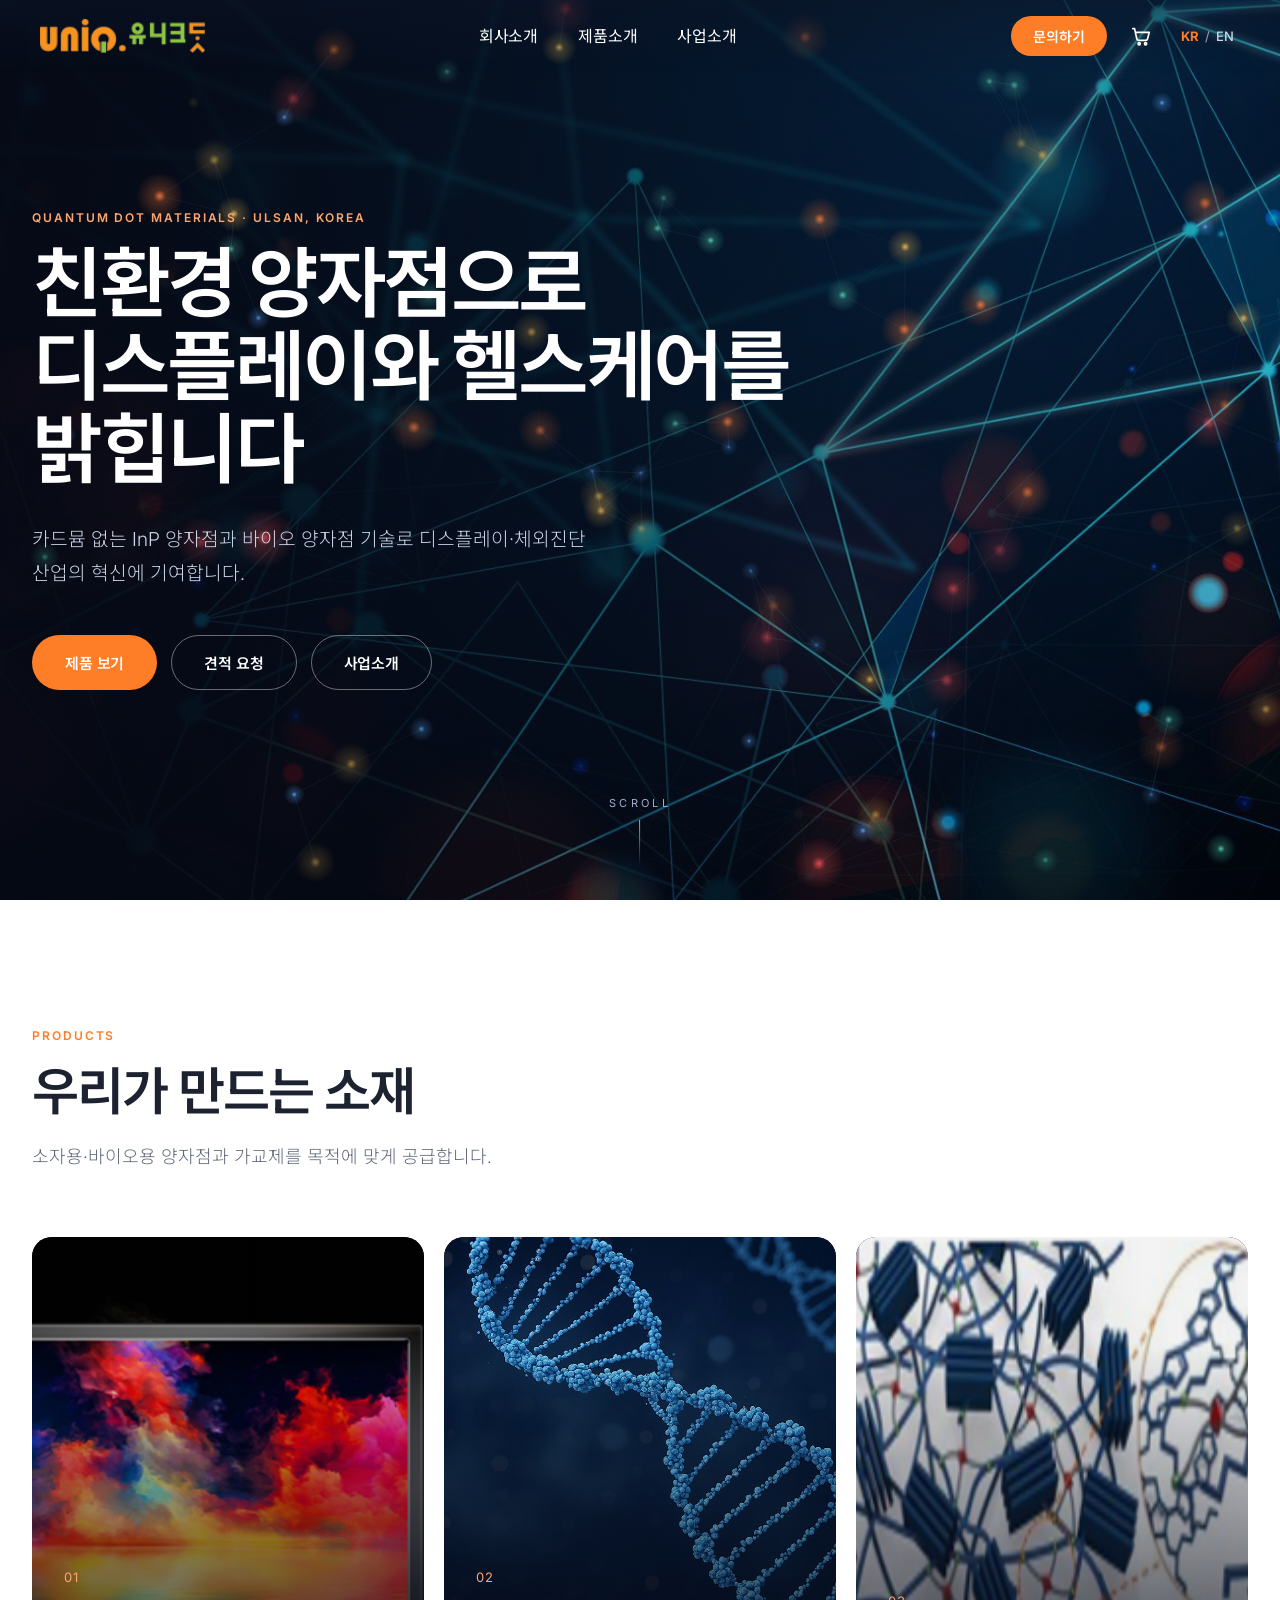
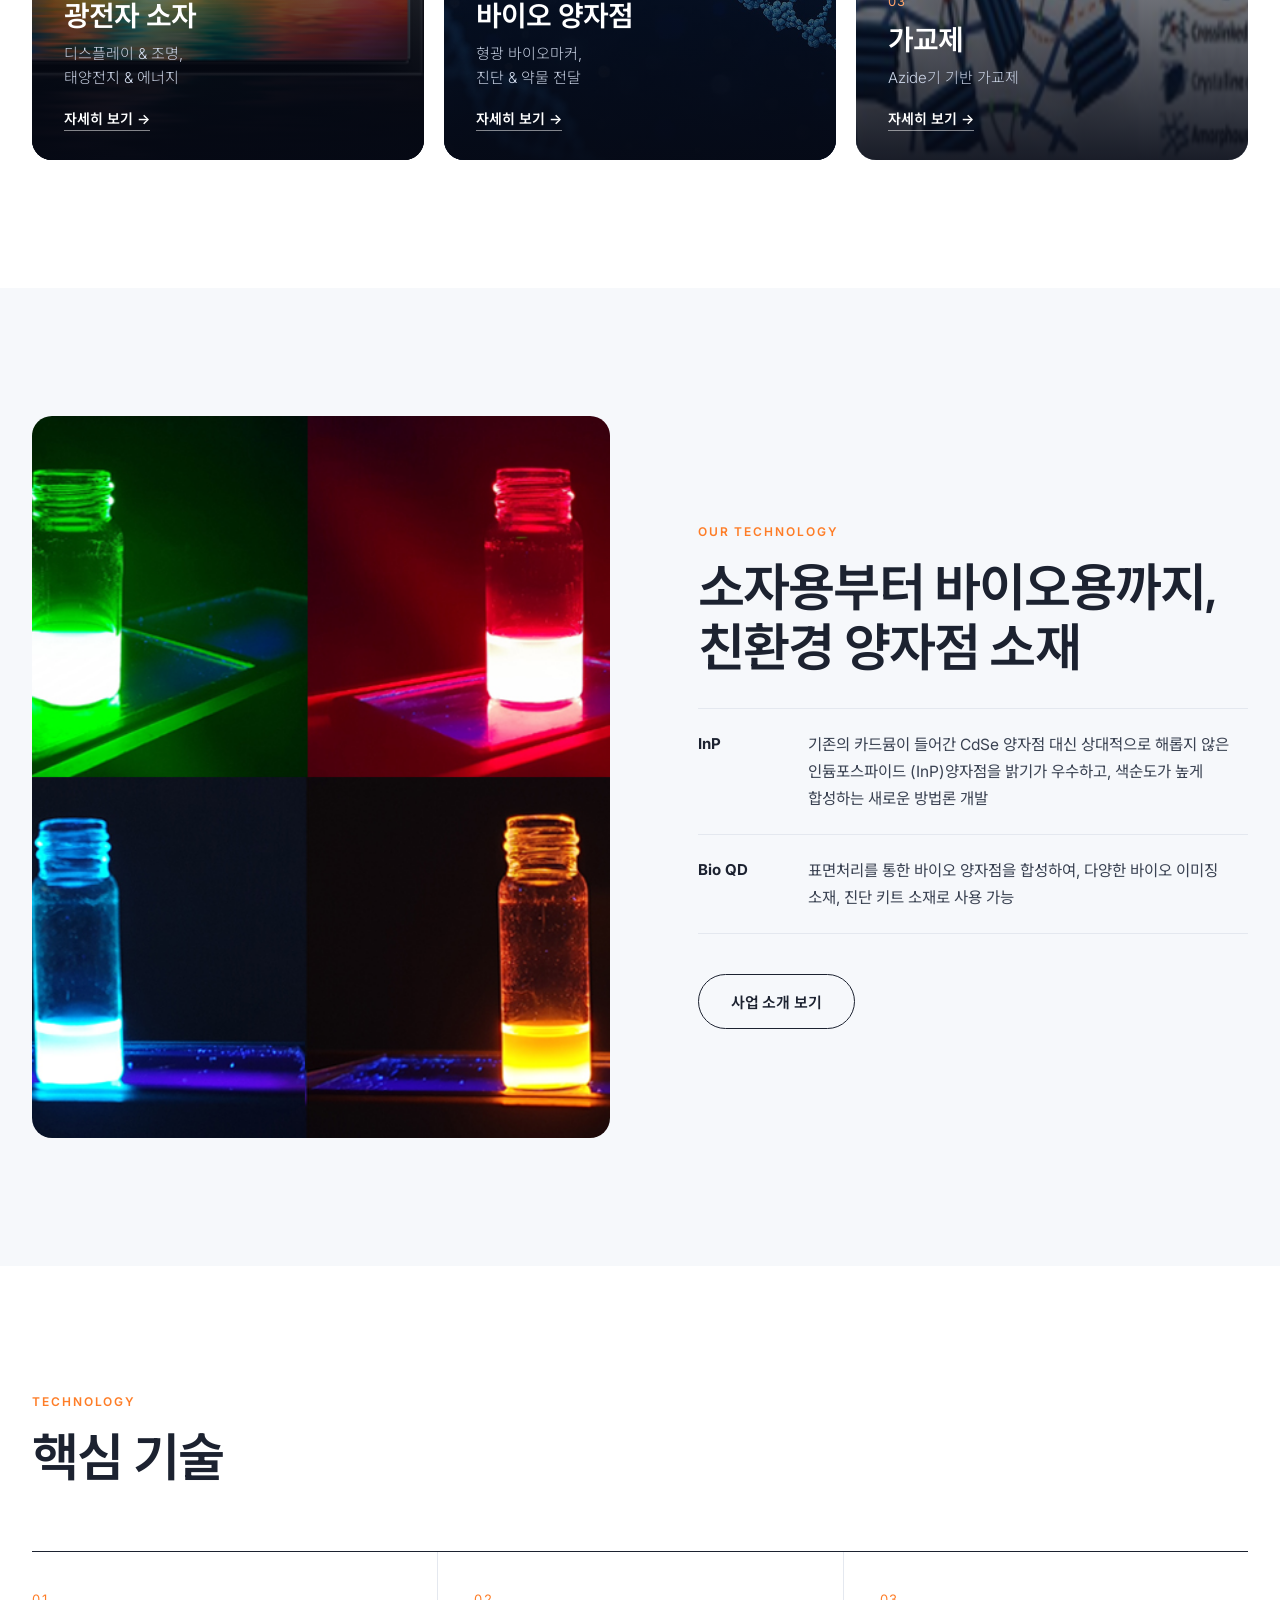
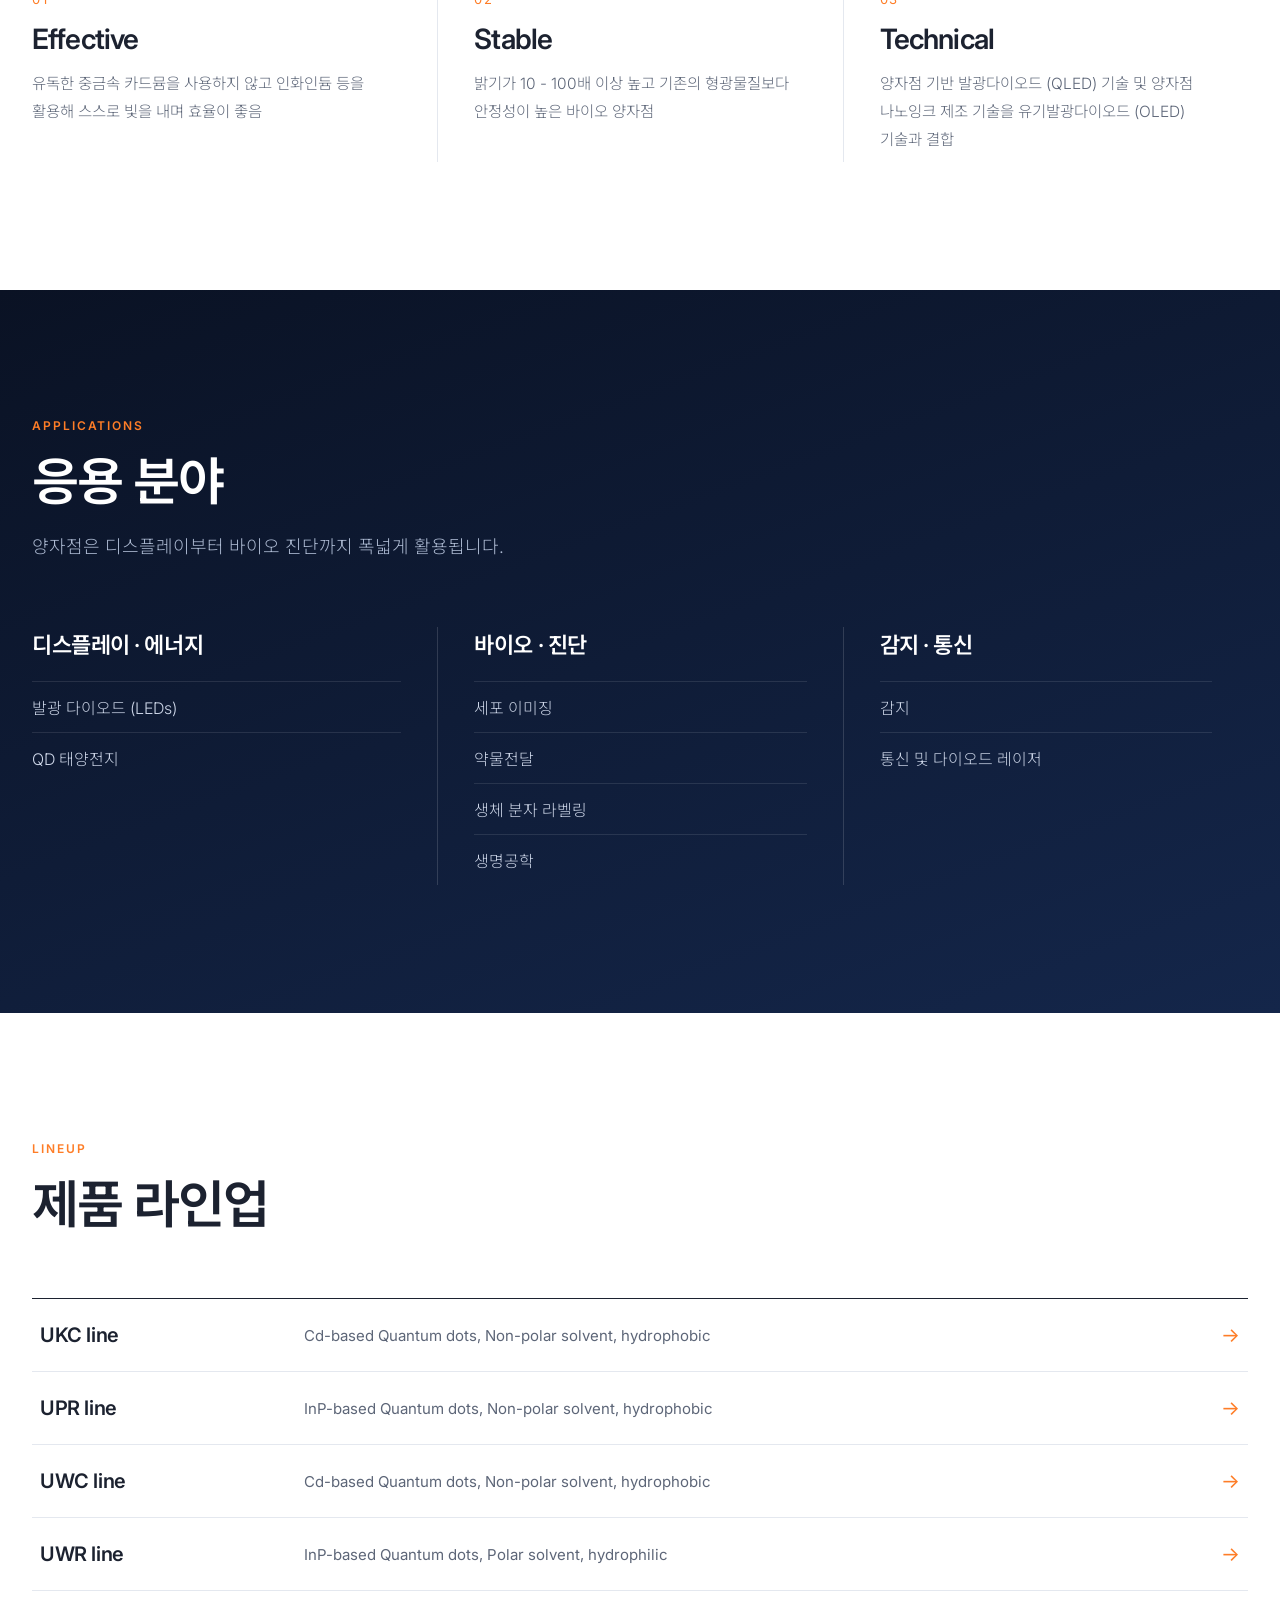
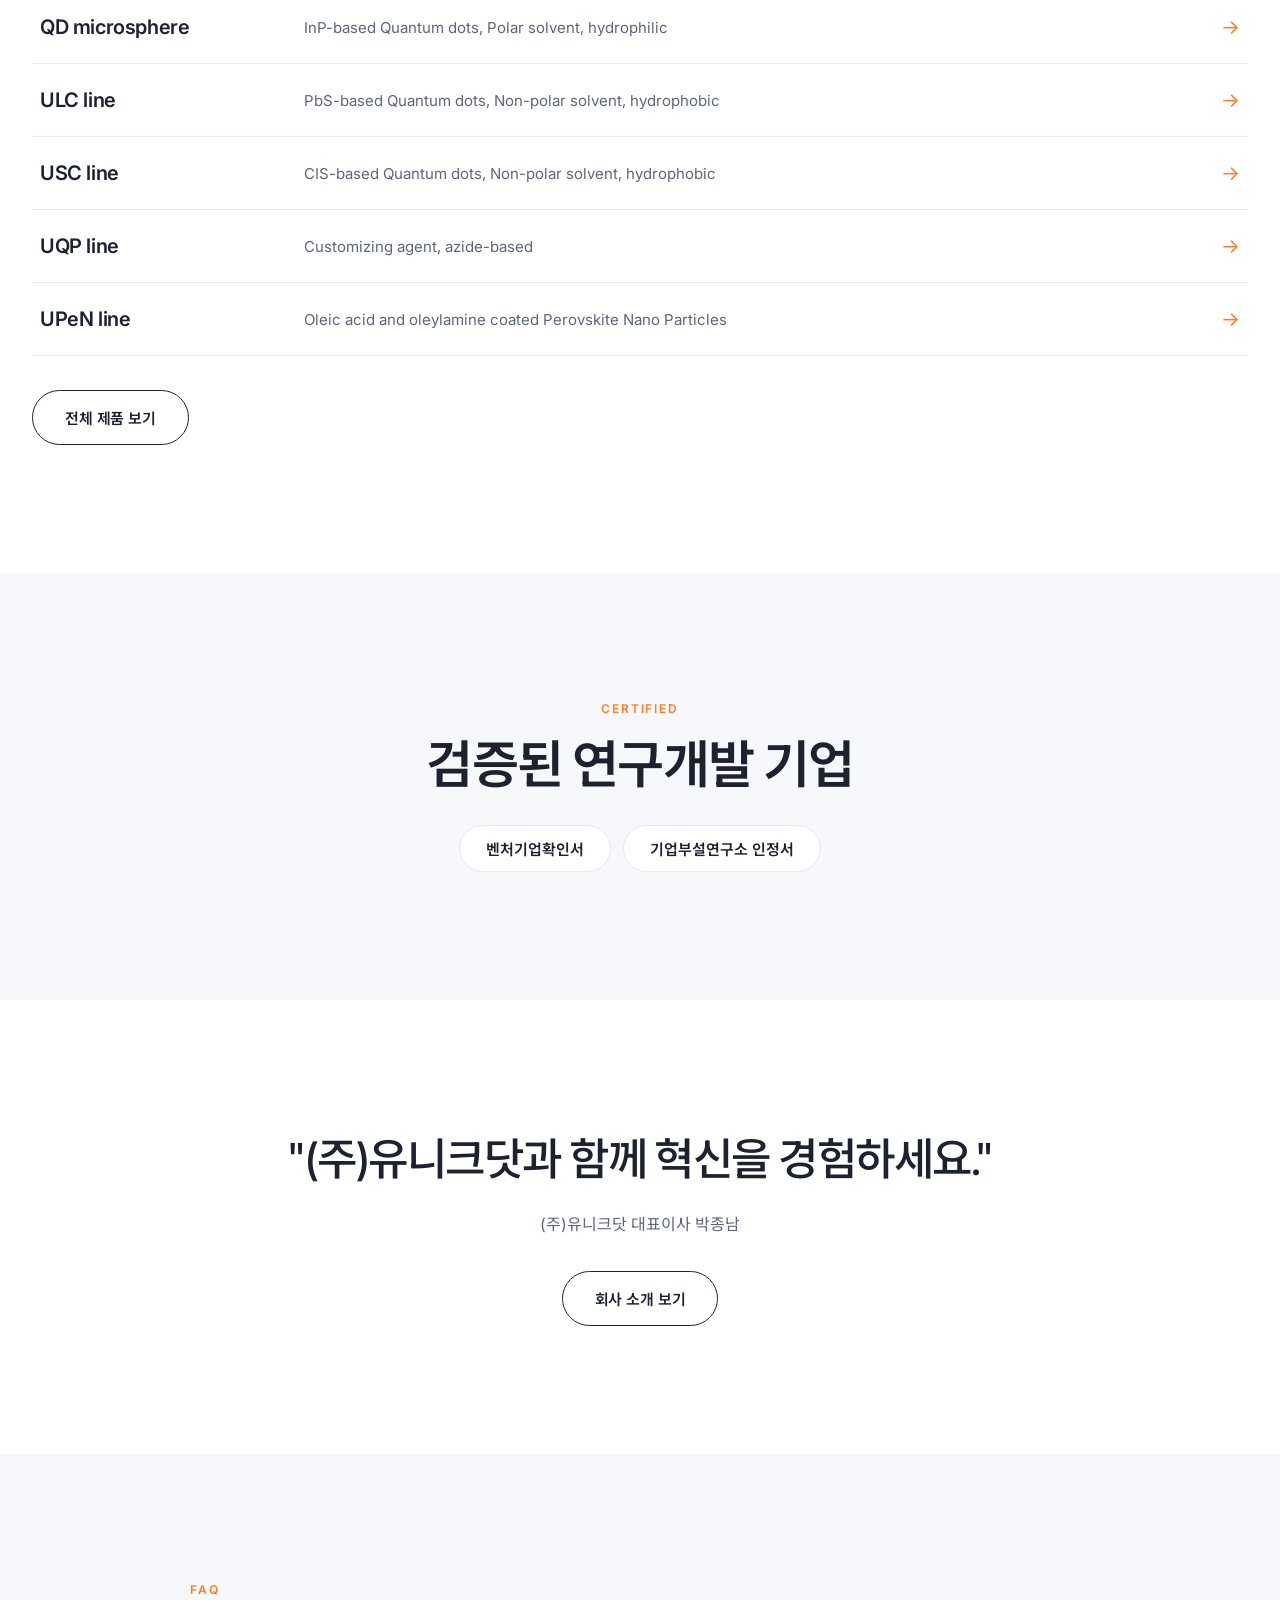
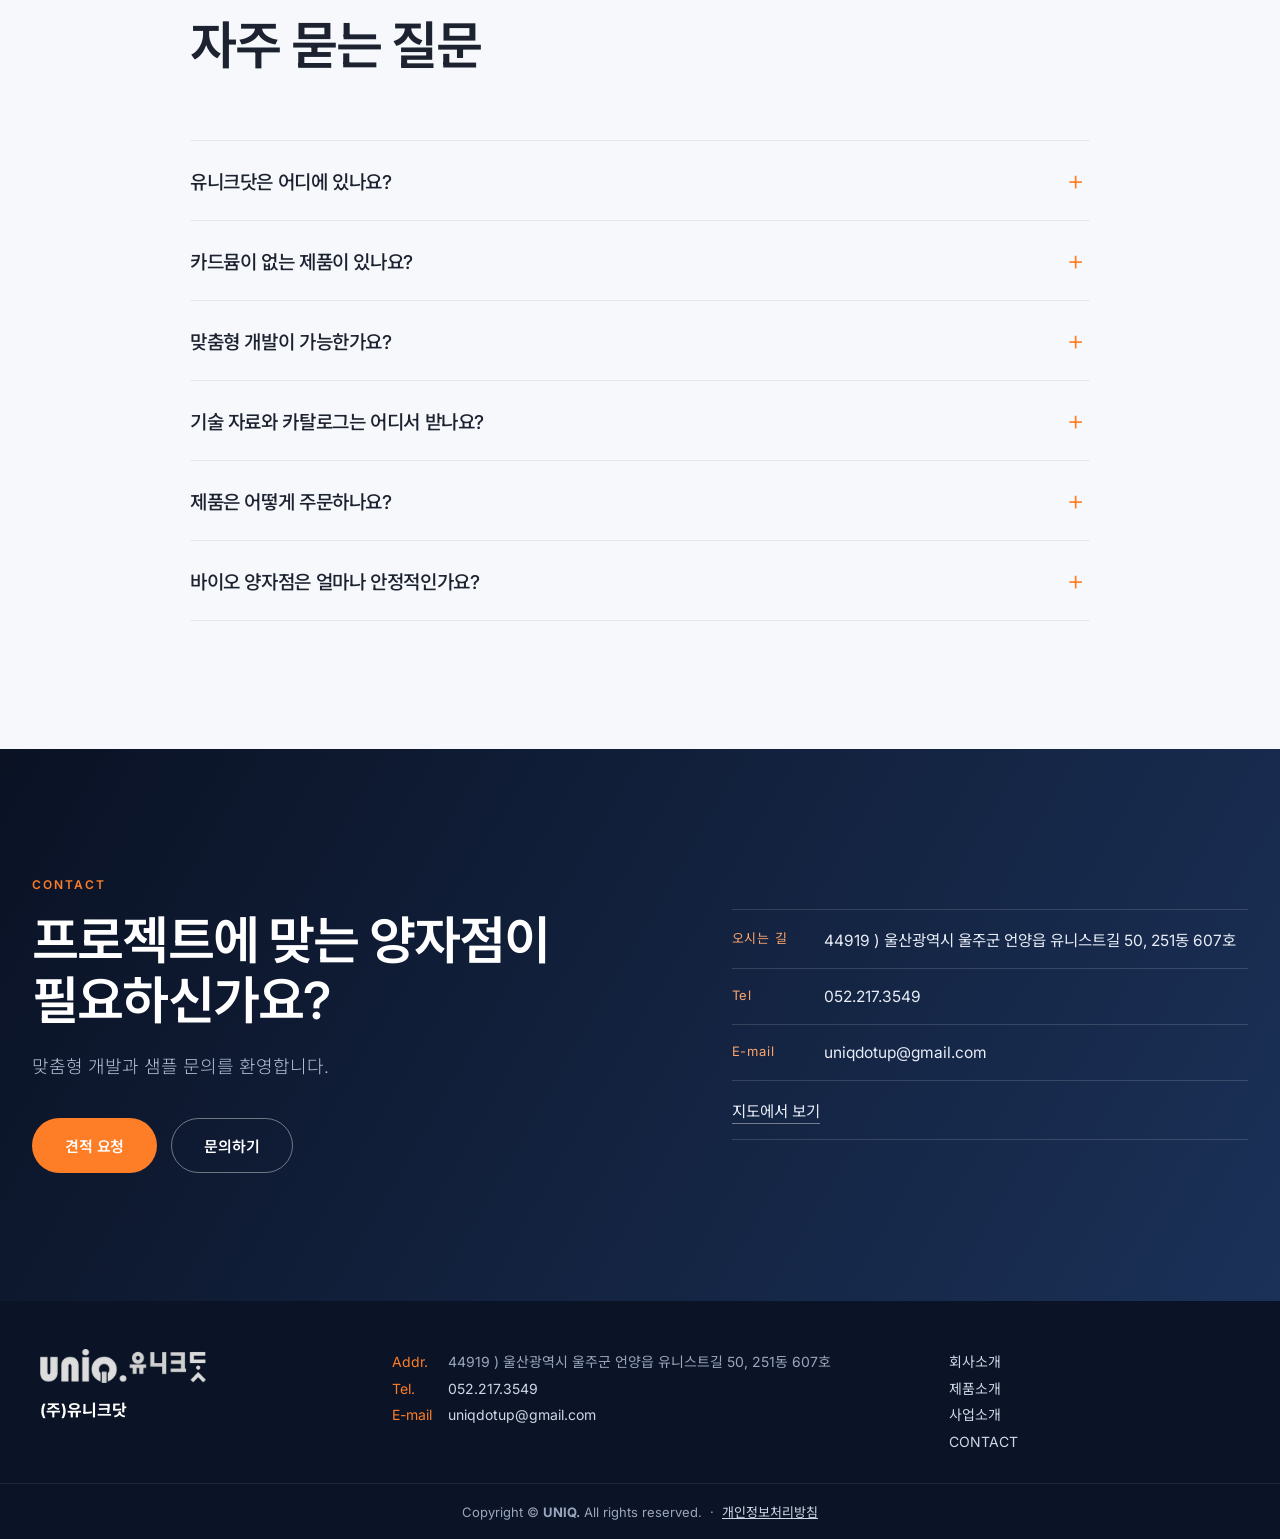
<file: index.html>
<!DOCTYPE html>
<html lang="ko">
<head>
    <meta charset="UTF-8" />
    <meta name="viewport" content="width=device-width, initial-scale=1.0" />
    <meta name="google-site-verification" content="zRZW7ITSsFAFP3dH6G5Y7yJiejixgG5BW4mvndeVT4o" />
    <meta name="naver-site-verification" content="c2dd057f230bae4c903ef8e0109d09306947e8ec" />
    <title>(주)유니크닷 | UniQDot – Quantum Dot</title>
    <meta name="description" content="(주)유니크닷은 카드뮴 없는 친환경 InP 양자점과 바이오 양자점, 가교제를 개발·공급하는 울산 UNIST 기반 나노소재 기업입니다." />
    <meta property="og:type" content="website" />
    <meta property="og:title" content="(주)유니크닷 | UniQDot" />
    <meta property="og:description" content="친환경 양자점과 바이오 양자점으로 디스플레이·체외진단 산업에 기여합니다." />
    <meta property="og:image" content="https://www.uniqdot.co.kr/img/index/nature-1.jpg" />
    <link rel="icon" href="img/common/favicon.png" type="image/png" />
    <link rel="preconnect" href="https://fonts.googleapis.com" />
    <link rel="preconnect" href="https://fonts.gstatic.com" crossorigin />
    <link rel="stylesheet" href="https://fonts.googleapis.com/css2?family=Inter:wght@300;400;500;600;700&family=Noto+Sans+KR:wght@300;400;500;700&display=swap" />
    <link rel="stylesheet" href="css/site.css" />
    <link rel="stylesheet" href="css/home.css" />
    <script src="js/common.js" defer></script>
    <script src="js/home.js" defer></script>
    <script src="js/qd-bg.js" defer></script>
</head>
<body class="home">
    <header id="header"></header>
    <main>
        <!-- HERO -->
        <section class="hero">
            <div class="wrap">
                <p class="eyebrow" data-i18n="index.hero.eyebrow"></p>
                <h1 data-i18n="index.hero.title" style="white-space:pre-line">친환경 양자점으로
디스플레이와 헬스케어를 밝힙니다</h1>
                <p class="sub" data-i18n="index.hero.lead"></p>
                <div class="btns">
                    <a class="btn p" href="page/product.html" data-i18n="index.hero.cta1">제품 보기</a>
                    <a class="btn g" href="page/product.html" data-i18n="index.hero.cta2">견적 요청</a>
                    <a class="btn g" href="page/introduction.html" data-i18n="index.hero.cta3">사업소개</a>
                </div>
            </div>
            <a class="scroll" href="#products" aria-label="scroll"><span data-i18n="index.hero.scroll">SCROLL</span><i></i></a>
        </section>

        <!-- PRODUCT CATEGORIES -->
        <section class="blk" id="products">
            <div class="wrap">
                <div class="head rv">
                    <p class="eyebrow">PRODUCTS</p>
                    <h2 class="h2" data-i18n="index.products.title"></h2>
                    <p class="lead" data-i18n="index.products.lead"></p>
                </div>
                <div class="cats">
                    <a class="cat rv" href="page/product.html?filter=Quantum"><img class="bg" src="img/index/optoelectronic device.png" alt="" loading="lazy" />
                        <div class="ov"><span class="no">01</span><h3 data-i18n="index.content1.items.0.title"></h3><p data-i18n="index.content1.items.0.desc"></p><span class="go" data-i18n="index.more"></span></div>
                    </a>
                    <a class="cat rv" href="page/product.html?filter=BioQuantum"><img class="bg" src="img/index/bio_application.jpg" alt="" loading="lazy" />
                        <div class="ov"><span class="no">02</span><h3 data-i18n="index.content1.items.1.title"></h3><p data-i18n="index.content1.items.1.desc"></p><span class="go" data-i18n="index.more"></span></div>
                    </a>
                    <a class="cat rv" href="page/product.html?filter=CrossLinking"><img class="bg" src="img/index/cross_linking.png" alt="" loading="lazy" />
                        <div class="ov"><span class="no">03</span><h3 data-i18n="index.content1.items.2.title"></h3><p data-i18n="index.content1.items.2.desc"></p><span class="go" data-i18n="index.more"></span></div>
                    </a>
                </div>
            </div>
        </section>

        <!-- STORY -->
        <section class="blk story">
            <div class="wrap split">
                <figure class="rv"><img src="img/introduction/inp0101.jpg" alt="다양한 색상의 양자점 용액" loading="lazy" /></figure>
                <div class="rv">
                    <p class="eyebrow" data-i18n="index.story.eyebrow"></p>
                    <h2 class="h2" data-i18n="index.story.title" style="white-space:pre-line"></h2>
                    <ol class="points">
                        <li><b>InP</b><span data-i18n="introduction.business.coreTechnologies.items.0.summary"></span></li>
                        <li><b>Bio QD</b><span data-i18n="introduction.business.coreTechnologies.items.1.summary"></span></li>
                    </ol>
                    <a class="btn d" href="page/introduction.html" data-i18n="index.story.more"></a>
                </div>
            </div>
        </section>

        <!-- TECHNOLOGY -->
        <section class="blk tech">
            <div class="wrap">
                <div class="head rv">
                    <p class="eyebrow">TECHNOLOGY</p>
                    <h2 class="h2" data-i18n="index.tech.title"></h2>
                </div>
                <ul class="pillars">
                    <li class="rv"><span class="n">01</span><h3 data-i18n="index.content2.items.0.title"></h3><p data-i18n="index.content2.items.0.description"></p></li>
                    <li class="rv"><span class="n">02</span><h3 data-i18n="index.content2.items.1.title"></h3><p data-i18n="index.content2.items.1.description"></p></li>
                    <li class="rv"><span class="n">03</span><h3 data-i18n="index.content2.items.2.title"></h3><p data-i18n="index.content2.items.2.description"></p></li>
                </ul>
            </div>
        </section>

        <!-- APPLICATIONS (dark) -->
        <section class="blk apps">
            <div class="wrap">
                <div class="head rv">
                    <p class="eyebrow">APPLICATIONS</p>
                    <h2 class="h2" data-i18n="index.apps.title"></h2>
                    <p class="lead" data-i18n="index.apps.lead"></p>
                </div>
                <div class="appgrid">
                    <div class="appcol rv"><h3 data-i18n="index.apps.g.0.t"></h3><ul>
                        <li data-i18n="introduction.business.intro.applications.1"></li>
                        <li data-i18n="introduction.business.intro.applications.0"></li></ul></div>
                    <div class="appcol rv"><h3 data-i18n="index.apps.g.1.t"></h3><ul>
                        <li data-i18n="introduction.business.intro.applications.5"></li>
                        <li data-i18n="introduction.business.intro.applications.4"></li>
                        <li data-i18n="introduction.business.intro.applications.7"></li>
                        <li data-i18n="introduction.business.intro.applications.6"></li></ul></div>
                    <div class="appcol rv"><h3 data-i18n="index.apps.g.2.t"></h3><ul>
                        <li data-i18n="introduction.business.intro.applications.3"></li>
                        <li data-i18n="introduction.business.intro.applications.2"></li></ul></div>
                </div>
            </div>
        </section>

        <!-- LINEUP -->
        <section class="blk">
            <div class="wrap">
                <div class="head rv">
                    <p class="eyebrow">LINEUP</p>
                    <h2 class="h2" data-i18n="index.lineup.title"></h2>
                </div>
                <div class="rows rv">
                    <a href="page/ukc-line.html"><b>UKC line</b><span data-i18n="product.products.0.description"></span><i>→</i></a>
                    <a href="page/upr-line.html"><b>UPR line</b><span data-i18n="product.products.1.description"></span><i>→</i></a>
                    <a href="page/uwc-line.html"><b>UWC line</b><span data-i18n="product.products.2.description"></span><i>→</i></a>
                    <a href="page/uwr-line.html"><b>UWR line</b><span data-i18n="product.products.3.description"></span><i>→</i></a>
                    <a href="page/qd-microsphere.html"><b>QD microsphere</b><span data-i18n="product.products.4.description"></span><i>→</i></a>
                    <a href="page/pbs-qd.html"><b>ULC line</b><span data-i18n="product.products.5.description"></span><i>→</i></a>
                    <a href="page/cis-qd.html"><b>USC line</b><span data-i18n="product.products.6.description"></span><i>→</i></a>
                    <a href="page/uqp-line.html"><b>UQP line</b><span data-i18n="product.products.7.description"></span><i>→</i></a>
                    <a href="page/custom-service.html"><b>UPeN line</b><span data-i18n="product.products.8.description"></span><i>→</i></a>
                </div>
                <div class="rv" style="margin-top:34px"><a class="btn d" href="page/product.html" data-i18n="index.lineup.all"></a></div>
            </div>
        </section>

        <!-- CERTIFIED -->
        <section class="blk certs">
            <div class="wrap center rv">
                <p class="eyebrow">CERTIFIED</p>
                <h2 class="h2" data-i18n="index.trust.title"></h2>
                <div class="trust">
                    <span data-i18n="about_us.sections.certifications.items.0.label"></span>
                    <span data-i18n="about_us.sections.certifications.items.1.label"></span>
                </div>
            </div>
        </section>

        <!-- QUOTE + ABOUT -->
        <section class="blk about-teaser">
            <div class="wrap rv">
                <blockquote data-i18n="about_us.sections.ceo_message.quote"></blockquote>
                <p class="who" data-i18n="about_us.sections.ceo_message.ceo"></p>
                <a class="btn d" href="page/about_us.html" data-i18n="index.about_more"></a>
            </div>
        </section>

        <!-- FAQ -->
        <section class="blk faq">
            <div class="wrap narrow">
                <div class="head rv">
                    <p class="eyebrow" data-i18n="index.faq.eyebrow"></p>
                    <h2 class="h2" data-i18n="index.faq.title"></h2>
                </div>
                <div class="qa rv">
                    <details><summary data-i18n="index.faq.items.0.q"></summary><p data-i18n="index.faq.items.0.a"></p></details>
                    <details><summary data-i18n="index.faq.items.1.q"></summary><p data-i18n="index.faq.items.1.a"></p></details>
                    <details><summary data-i18n="index.faq.items.2.q"></summary><p data-i18n="index.faq.items.2.a"></p></details>
                    <details><summary data-i18n="index.faq.items.3.q"></summary><p data-i18n="index.faq.items.3.a"></p></details>
                    <details><summary data-i18n="index.faq.items.4.q"></summary><p data-i18n="index.faq.items.4.a"></p></details>
                    <details><summary data-i18n="index.faq.items.5.q"></summary><p data-i18n="index.faq.items.5.a"></p></details>
                </div>
            </div>
        </section>

        <!-- CONTACT BAND -->
        <section class="blk cta">
            <div class="wrap visit">
                <div class="rv">
                    <p class="eyebrow" data-i18n="index.visit.eyebrow"></p>
                    <h2 class="h2" data-i18n="index.visit.title"></h2>
                    <p class="lead" data-i18n="index.visit.lead"></p>
                    <div class="btns">
                        <a class="btn p" href="page/product.html" data-i18n="index.visit.cta1"></a>
                        <a class="btn g" href="page/contact.html" data-i18n="index.visit.cta2"></a>
                    </div>
                </div>
                <ul class="vinfo rv">
                    <li><span data-i18n="index.visit.addr"></span><b data-i18n="footer.address"></b></li>
                    <li><span>Tel</span><a href="tel:+82522173549" data-i18n="footer.tel"></a></li>
                    <li><span>E-mail</span><a href="mailto:uniqdotup@gmail.com" data-i18n="footer.email"></a></li>
                    <li><a class="maplink" href="https://www.google.com/maps/search/?api=1&query=35.576336,129.188709" target="_blank" rel="noopener" data-i18n="index.visit.map"></a></li>
                </ul>
            </div>
        </section>
    </main>
    <footer id="footer"></footer>
</body>
</html>
</file>
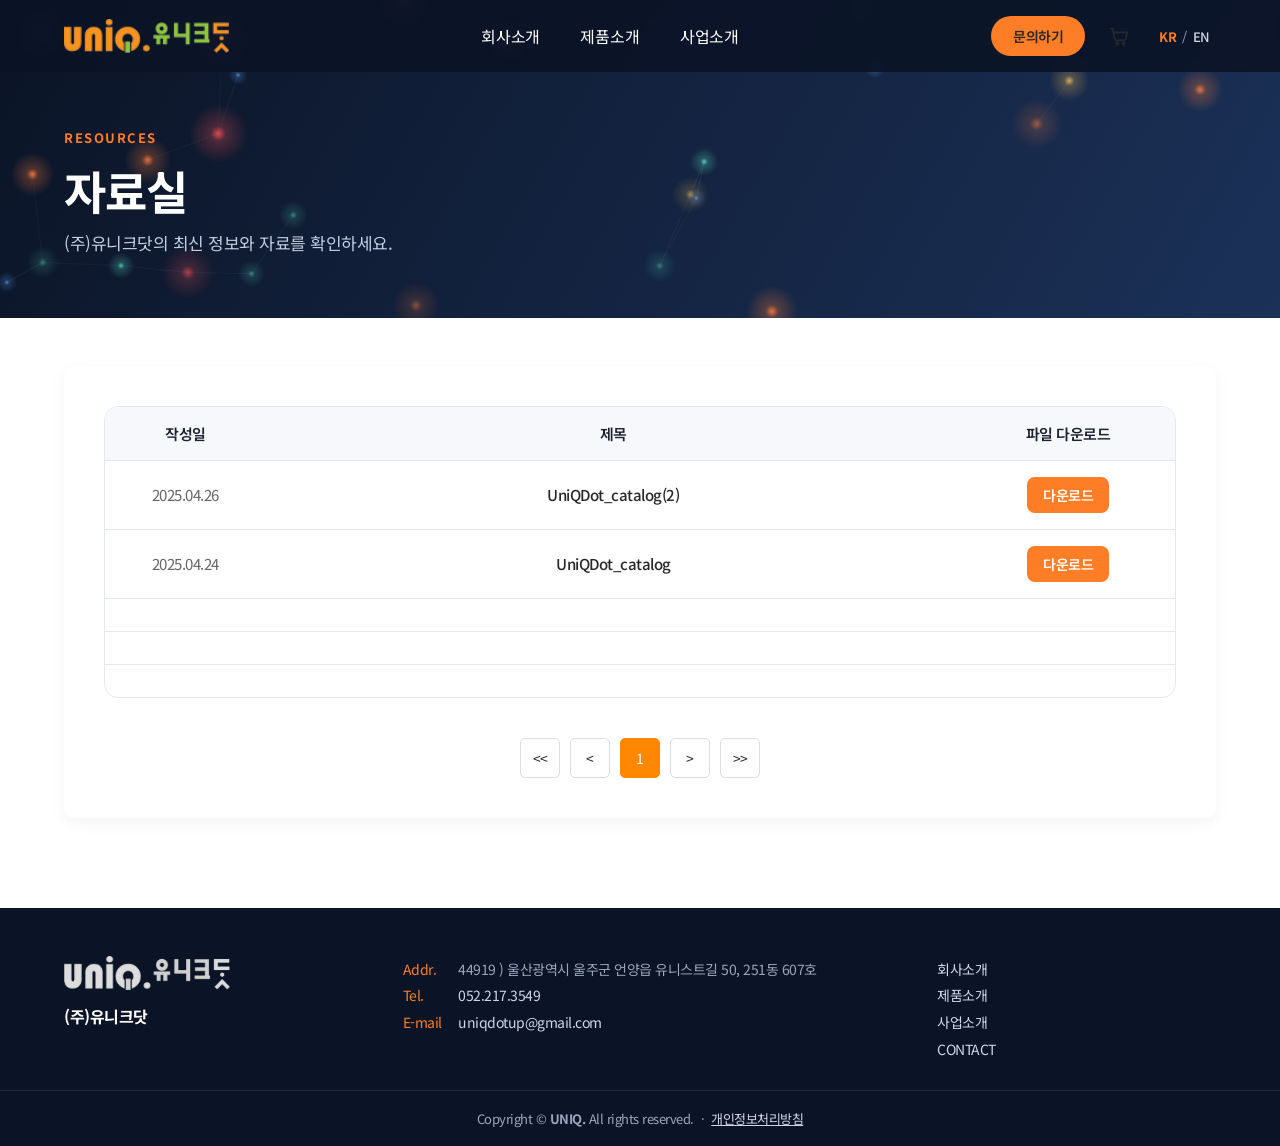
<file: page/announcement.html>
<!DOCTYPE html>
<html lang="ko">
    <head>
        <meta charset="UTF-8" />
        <meta name="viewport" content="width=device-width, initial-scale=1.0">
        <meta http-equiv="imagetoolbar" content="no" />
        <meta http-equiv="X-UA-Compatible" content="IE=Edge" />

        <link rel="icon" href="../img/common/favicon.png" type="image/png" sizes="16x16" />
        <link rel="stylesheet" type="text/css" href="../css/style.css" />
        <link rel="stylesheet" href="../css/site.css" />
        <link rel="stylesheet" type="text/css" href="../css/announcement.css"/>

        <script src="../js/common.js" defer></script>
        <script src="../js/announcement.js" defer></script>
        <script src="https://ajax.googleapis.com/ajax/libs/jquery/3.1.1/jquery.min.js"></script>

        <title>자료실 | (주)유니크닷</title>
        <meta name="description" content="(주)유니크닷의 제품 카탈로그와 최신 자료를 내려받을 수 있습니다." />
        <link rel="canonical" href="https://www.uniqdot.co.kr/page/announcement.html" />
        <meta property="og:type" content="website" />
        <meta property="og:title" content="자료실 | (주)유니크닷" />
        <meta property="og:description" content="(주)유니크닷의 제품 카탈로그와 최신 자료를 내려받을 수 있습니다." />
        <meta property="og:image" content="https://www.uniqdot.co.kr/img/index/nature-1.jpg" />
            <link rel="stylesheet" href="../css/pages.css" />
        <script src="../js/qd-bg.js" defer></script>
    </head>
<body>
    <div id="header"></div>

    <div class="main-container">
        <div class="ko">
            <!-- 페이지 헤더 -->
            <section class="pg-hero"><div class="wrap"><p class="eyebrow">RESOURCES</p><h1 data-i18n="announcement.title"></h1><p class="lead" data-i18n="announcement.description"></p></div></section>

            <!-- 공지사항 섹션 -->
            <section id="announcement" class="announcement-section">
                <div class="announcement-content">
                    <div class="announcement-table-container">
                        <table class="announcement-table">
                            <thead>
                                <tr>
                                    <th class="date-column" data-i18n="announcement.tableHeaders.0"></th>
                                    <th class="title-column" data-i18n="announcement.tableHeaders.1"></th>
                                    <th class="download-column" data-i18n="announcement.tableHeaders.2"></th>
                                </tr>
                            </thead>
                            <tbody>
                                <tr>
                                    <td class="date" data-i18n="announcement.announcements.0.date"></td>
                                    <td class="title" data-i18n="announcement.announcements.0.title"></td>
                                    <td class="download">
                                        <a href="../img/announcement/uniqdot_catalog(2).pdf" class="download-btn" download="uniqdot_catalog(2).pdf" data-i18n="announcement.download"></a>
                                    </td>
                                </tr>
                                
                                <tr class="empty-row">
                                    <td class="date" data-i18n="announcement.announcements.1.date"></td>
                                    <td class="title" data-i18n="announcement.announcements.1.title"></td>
                                    <td class="download">
                                        <a href="../img/announcement/uniqdot_catalog.pdf" class="download-btn" download="uniqdot_catalog.pdf" data-i18n="announcement.download"></a>
                                    </td>
                                </tr>
                                 <!-- 추가 항목을 위한 빈 행 --> 
                                <tr class="empty-row">
                                    <td colspan="3"></td>
                                </tr>
                                <tr class="empty-row">
                                    <td colspan="3"></td>
                                </tr>
                                <tr class="empty-row">
                                    <td colspan="3"></td>
                                </tr>
                            </tbody>
                        </table>
                    </div>
                    
                    <!-- 페이지네이션 -->
                    <div class="pagination">
                        <a href="#" class="page-nav first-page">&lt;&lt;</a>
                        <a href="#" class="page-nav prev-page">&lt;</a>
                        <a href="#" class="page-number active">1</a>
                        <a href="#" class="page-nav next-page">&gt;</a>
                        <a href="#" class="page-nav last-page">&gt;&gt;</a>
                    </div>
                </div>
            </section>
        </div>
    </div>

    <div id="footer"></div>
</body>
</html>
</file>
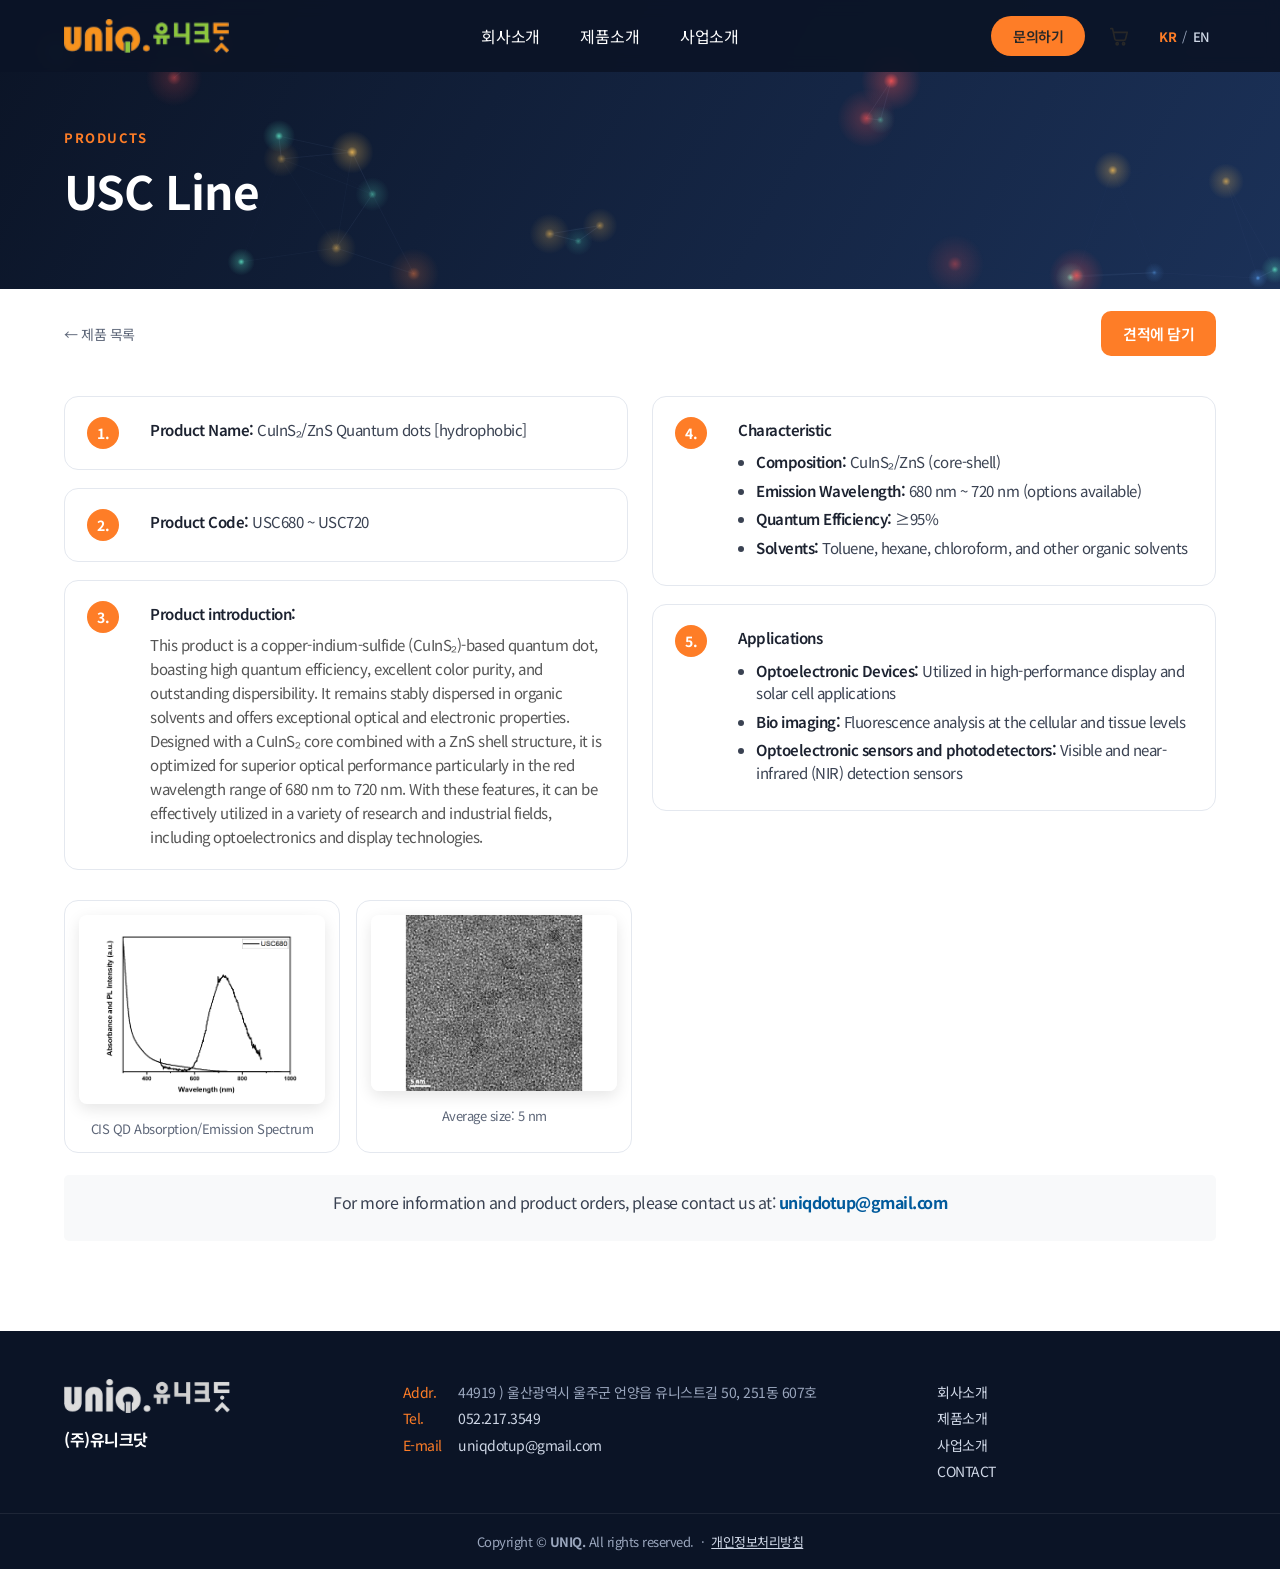
<file: page/cis-qd.html>
<!DOCTYPE html>
<html lang="ko">
    <head>
        <meta charset="UTF-8" />
        <meta name="viewport" content="width=device-width, initial-scale=1.0">
        <meta http-equiv="imagetoolbar" content="no" />
        <meta http-equiv="X-UA-Compatible" content="IE=Edge" />

        <link rel="icon" href="../img/common/favicon.png" type="image/png" sizes="16x16" />
        <link rel="stylesheet" type="text/css" href="../css/style.css" />
        <link rel="stylesheet" href="../css/site.css" />
        <link rel="stylesheet" type="text/css" href="../css/product.css" />
        <script src="../js/common.js" defer></script>
        <script src="https://ajax.googleapis.com/ajax/libs/jquery/3.1.1/jquery.min.js"></script>

        <title>USC line | (주)유니크닷</title>
        <meta name="description" content="USC line: CIS-based quantum dots, non-polar solvent, hydrophobic." />
        <link rel="canonical" href="https://www.uniqdot.co.kr/page/cis-qd.html" />
        <meta property="og:type" content="website" />
        <meta property="og:title" content="USC line | (주)유니크닷" />
        <meta property="og:description" content="USC line: CIS-based quantum dots, non-polar solvent, hydrophobic." />
        <meta property="og:image" content="https://www.uniqdot.co.kr/img/index/nature-1.jpg" />
            <link rel="stylesheet" href="../css/pages.css" />
        <script src="../js/qd-bg.js" defer></script>
        <script src="../js/cart.js" defer></script>
        <script src="../js/detail.js" defer></script>
    </head>
    <body>
        <div id="header"></div>
        
        <main>
            <section class="pg-hero"><div class="wrap"><p class="eyebrow">PRODUCTS</p><h1>USC Line</h1></div></section>
            <section class="ukc-line">
                <h1></h1>
                <div class="modal-content">
                    <div class="modal-body">
                        <div class="modal-info">
                            <div class="product-details">
                                <div class="property-column">
                                    <div class="property-item">
                                        <span class="property-number">1.</span>
                                        <div class="property-content">
                                            <strong>Product Name: </strong>CuInS₂/ZnS Quantum dots [hydrophobic]
                                        </div>
                                    </div>
                                    <div class="property-item">
                                        <span class="property-number">2.</span>
                                        <div class="property-content">
                                            <strong>Product Code: </strong>USC680 ~ USC720
                                        </div>
                                    </div>
                                    <div class="property-item">
                                        <span class="property-number">3.</span>
                                        <div class="property-content">
                                            <strong>Product introduction:</strong>
                                            <p>This product is a copper-indium-sulfide (CuInS₂)-based quantum dot, boasting high quantum efficiency, excellent color purity, and outstanding dispersibility. 
                                                It remains stably dispersed in organic solvents and offers exceptional optical and electronic properties. 
                                                Designed with a CuInS₂ core combined with a ZnS shell structure, it is optimized for superior optical performance particularly in the red wavelength range of 
                                                680 nm to 720 nm. With these features, it can be effectively utilized in a variety of research and industrial fields, including optoelectronics and display technologies.                                            </p>
                                        </div>
                                    </div>
                                </div>
                                <div class="property-column">
                                    <div class="property-item">
                                        <span class="property-number">4.</span>
                                        <div class="property-content">
                                            <strong>Characteristic</strong>
                                            <ul>
                                                <li><strong>Composition: </strong>CuInS₂/ZnS (core-shell)</li>
                                                <li><strong>Emission Wavelength: </strong>680 nm ~ 720 nm (options available)</li>
                                                <li><strong>Quantum Efficiency: </strong>≥95%</li>
                                                <li><strong>Solvents: </strong>Toluene, hexane, chloroform, and other organic solvents</li>
                                            </ul>
                                        </div>
                                    </div>
                                    <div class="property-item">
                                        <span class="property-number">5.</span>
                                        <div class="property-content">
                                            <strong>Applications</strong>
                                            <ul>
                                                <li><strong>Optoelectronic Devices: </strong>Utilized in high-performance display and solar cell applications</li>
                                                <li><strong>Bio imaging: </strong>Fluorescence analysis at the cellular and tissue levels</li>
                                                <li><strong>Optoelectronic sensors and photodetectors: </strong>Visible and near-infrared (NIR) detection sensors</li>
                                            </ul>
                                        </div>
                                    </div>
                                </div>
                            </div>
                            <div class="qd-image-container">
                                <div class="qd-image-item">
                                    <img src="../img/product/USC1.png" alt="CIS QD Graph">
                                    <p class="image-caption">CIS QD Absorption/Emission Spectrum</p>
                                </div>
                                <div class="qd-image-item">
                                    <img src="../img/product/USC4.png" alt="CIS QD TEM">
                                    <p class="image-caption">Average size: 5 nm</p>
                                </div>
                            </div>
                            <div class="contact-info">
                                <p>For more information and product orders, please contact us at: <strong>uniqdotup@gmail.com</strong></p>
                            </div>
                        </div>
                    </div>
                </div>
            </section>
        </main>
        
        <footer id="footer"></footer>
    </body>
</html>
</file>
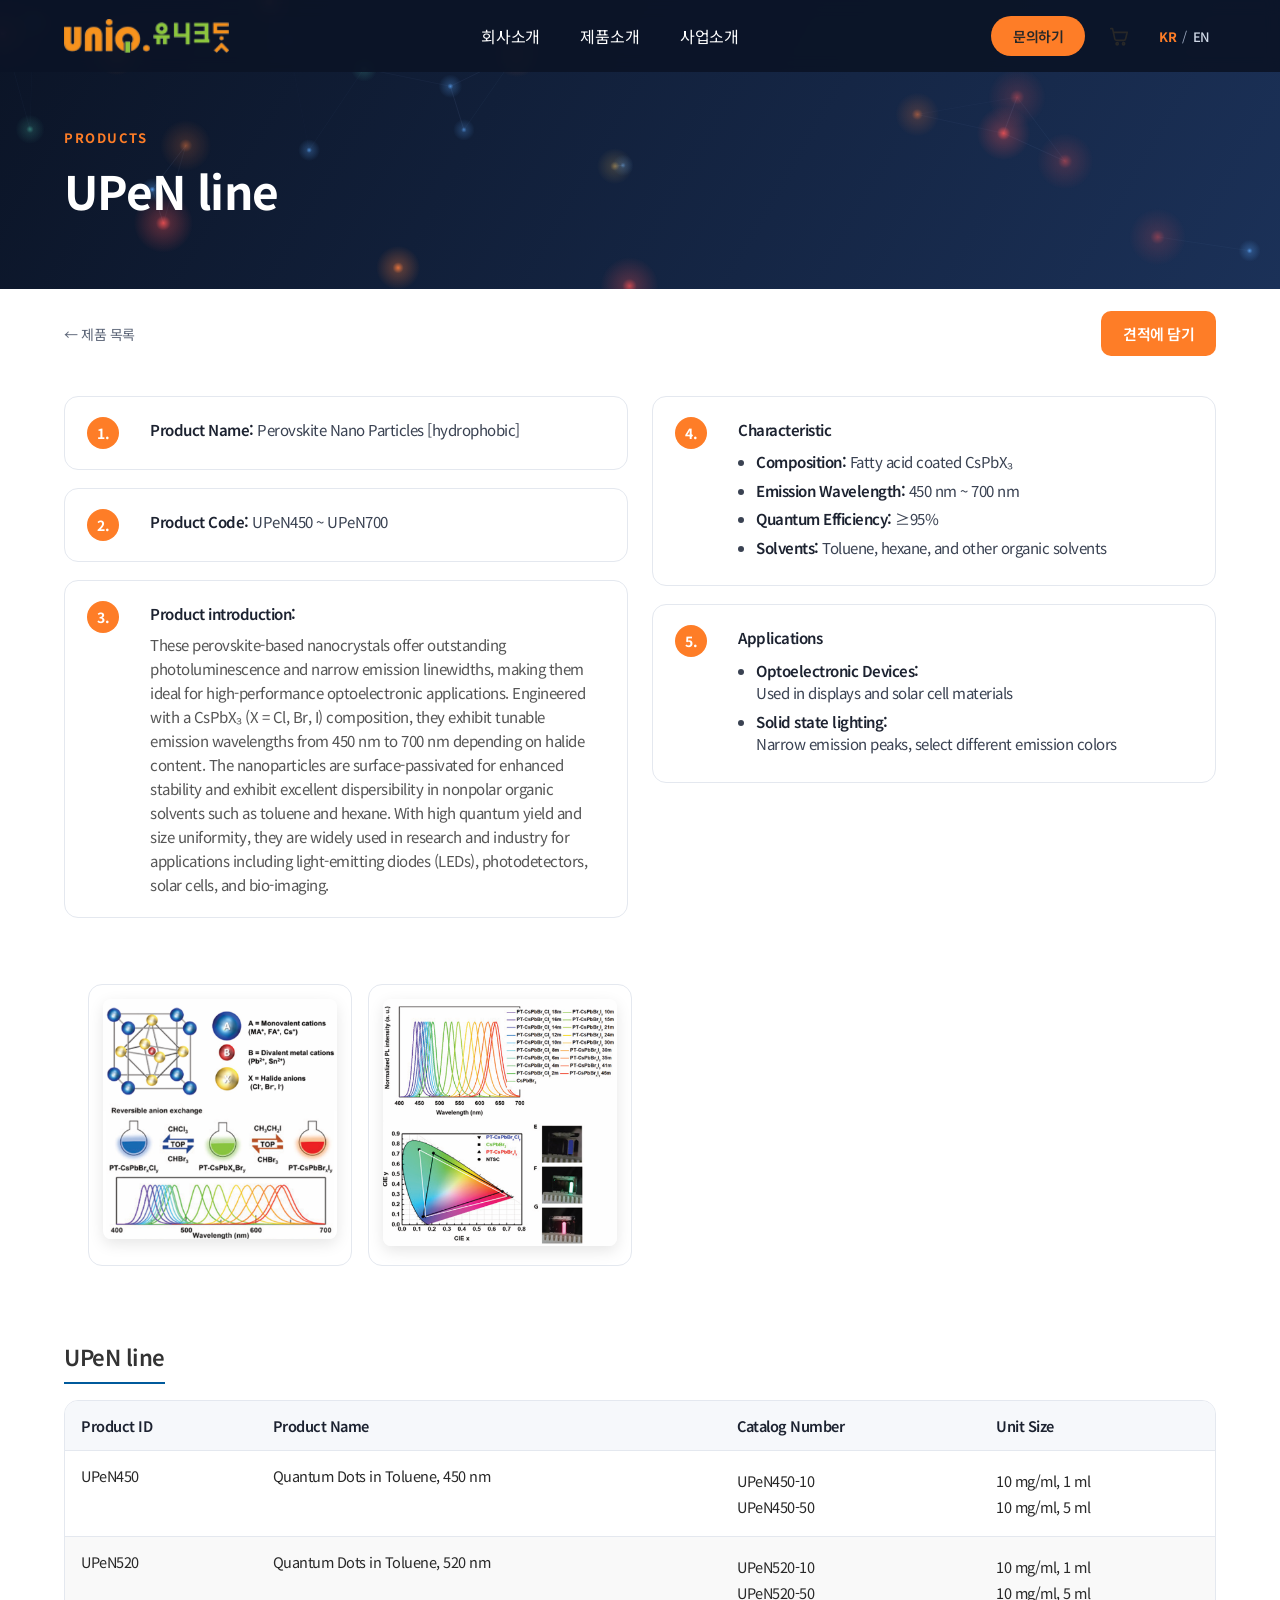
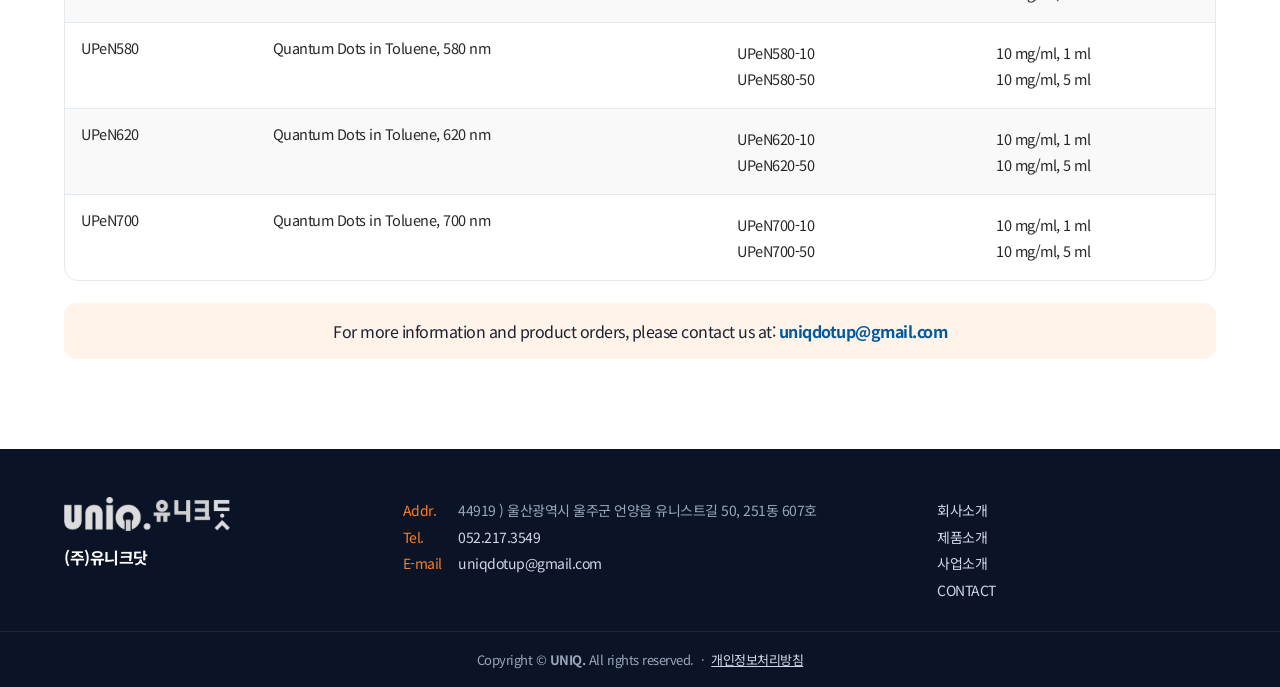
<file: page/custom-service.html>
<!DOCTYPE html>
<html lang="ko">
    <head>
        <meta charset="UTF-8" />
        <meta name="viewport" content="width=device-width, initial-scale=1.0">
        <meta http-equiv="imagetoolbar" content="no" />
        <meta http-equiv="X-UA-Compatible" content="IE=Edge" />

        <link rel="icon" href="../img/common/favicon.png" type="image/png" sizes="16x16" />
        <link rel="stylesheet" type="text/css" href="../css/style.css" />
        <link rel="stylesheet" href="../css/site.css" />
        <link rel="stylesheet" type="text/css" href="../css/product.css" />
        <script src="../js/common.js" defer></script>
        <script src="https://ajax.googleapis.com/ajax/libs/jquery/3.1.1/jquery.min.js"></script>

        <title>UPeN line | (주)유니크닷</title>
        <meta name="description" content="UPeN line: oleic acid and oleylamine coated perovskite nanoparticles." />
        <link rel="canonical" href="https://www.uniqdot.co.kr/page/custom-service.html" />
        <meta property="og:type" content="website" />
        <meta property="og:title" content="UPeN line | (주)유니크닷" />
        <meta property="og:description" content="UPeN line: oleic acid and oleylamine coated perovskite nanoparticles." />
        <meta property="og:image" content="https://www.uniqdot.co.kr/img/index/nature-1.jpg" />
            <link rel="stylesheet" href="../css/pages.css" />
        <script src="../js/qd-bg.js" defer></script>
        <script src="../js/cart.js" defer></script>
        <script src="../js/detail.js" defer></script>
    </head>
    <body>
        <div id="header"></div>
        
        <main>
            <section class="pg-hero"><div class="wrap"><p class="eyebrow">PRODUCTS</p><h1>UPeN line</h1></div></section>
            <section class="ukc-line">
                <h1></h1>
                <div class="modal-content">
                    <div class="modal-body">
                        <div class="modal-info">
                            <div class="product-details">
                                <div class="property-column">
                                    <div class="property-item">
                                        <span class="property-number">1.</span>
                                        <div class="property-content">
                                            <strong>Product Name: </strong>Perovskite Nano Particles [hydrophobic]
                                        </div>
                                    </div>
                                    <div class="property-item">
                                        <span class="property-number">2.</span>
                                        <div class="property-content">
                                            <strong>Product Code: </strong>UPeN450 ~ UPeN700 
                                        </div>
                                    </div>
                                    <div class="property-item">
                                        <span class="property-number">3.</span>
                                        <div class="property-content">
                                            <strong>Product introduction:</strong>
                                            <p>These perovskite-based nanocrystals offer outstanding photoluminescence and narrow emission linewidths, 
                                                making them ideal for high-performance optoelectronic applications. Engineered with a CsPbX₃ (X = Cl, Br, I) 
                                                composition, they exhibit tunable emission wavelengths from 450 nm to 700 nm depending on halide content. 
                                                The nanoparticles are surface-passivated for enhanced stability and exhibit excellent dispersibility in 
                                                nonpolar organic solvents such as toluene and hexane. With high quantum yield and size uniformity, 
                                                they are widely used in research and industry for applications including light-emitting diodes (LEDs), 
                                                photodetectors, solar cells, and bio-imaging.</p>
                                        </div>
                                    </div>
                                </div>
                                <div class="property-column">
                                    <div class="property-item">
                                        <span class="property-number">4.</span>
                                        <div class="property-content">
                                            <strong>Characteristic</strong>
                                            <ul>
                                                <li><strong>Composition: </strong>Fatty acid coated CsPbX₃</li>
                                                <li><strong>Emission Wavelength: </strong>450 nm ~ 700 nm </li>
                                                <li><strong>Quantum Efficiency: </strong>≥95%</li>
                                                <li><strong>Solvents: </strong>Toluene, hexane, and other organic solvents</li>
                                            </ul>
                                        </div>
                                    </div>
                                    <div class="property-item">
                                        <span class="property-number">5.</span>
                                        <div class="property-content">
                                            <strong>Applications</strong>
                                            <ul>
                                                <li><strong>Optoelectronic Devices: </strong> </br>Used in displays and solar cell materials</li>
                                                <li><strong>Solid state lighting: </strong> </br>Narrow emission peaks, select different emission colors</li>
                                            </ul>
                                        </div>
                                    </div>
                                </div>
                            </div>
                            <div class="product-images">
                                <div class="qd-image-container">
                                    <div class="qd-image-item">
                                        <img src="../img/product/PEROVSKITE1.png" alt="UKC quantum dot characteristics" loading="lazy">
                                    </div>
                                    <div class="qd-image-item">
                                        <img src="../img/product/PEROVSKITE2.png" alt="UKC quantum dot application example" loading="lazy">
                                    </div>
                                </div>
                            </div>
                            
                            <div class="product-table">
                                <h3>UPeN line</h3>
                                <table class="specs-table">
                                    <thead>
                                        <tr>
                                            <th>Product ID</th>
                                            <th>Product Name</th>
                                            <th>Catalog Number</th>
                                            <th>Unit Size</th>
                                        </tr>
                                    </thead>
                                    <tbody>
                                        <tr>
                                            <td>UPeN450</td>
                                            <td>Quantum Dots in Toluene, 450 nm</td>
                                            <td>
                                                <div>UPeN450-10</div>
                                                <div>UPeN450-50</div>
                                            </td>
                                            <td>
                                                <div>10 mg/ml, 1 ml</div>
                                                <div>10 mg/ml, 5 ml</div>
                                            </td>
                                        </tr>
                                        <tr>
                                            <td>UPeN520</td>
                                            <td>Quantum Dots in Toluene, 520 nm</td>
                                            <td>
                                                <div>UPeN520-10</div>
                                                <div>UPeN520-50</div>
                                            </td>
                                            <td>
                                                <div>10 mg/ml, 1 ml</div>
                                                <div>10 mg/ml, 5 ml</div>
                                            </td>
                                        </tr>
                                        <tr>
                                            <td>UPeN580</td>
                                            <td>Quantum Dots in Toluene, 580 nm</td>
                                            <td>
                                                <div>UPeN580-10</div>
                                                <div>UPeN580-50</div>
                                            </td>
                                            <td>
                                                <div>10 mg/ml, 1 ml</div>
                                                <div>10 mg/ml, 5 ml</div>
                                            </td>
                                        </tr>
                                        <tr>
                                            <td>UPeN620</td>
                                            <td>Quantum Dots in Toluene, 620 nm</td>
                                            <td>
                                                <div>UPeN620-10</div>
                                                <div>UPeN620-50</div>
                                            </td>
                                            <td>
                                                <div>10 mg/ml, 1 ml</div>
                                                <div>10 mg/ml, 5 ml</div>
                                            </td>
                                        </tr>
                                        <tr>
                                            <td>UPeN700</td>
                                            <td>Quantum Dots in Toluene, 700 nm</td>
                                            <td>
                                                <div>UPeN700-10</div>
                                                <div>UPeN700-50</div>
                                            </td>
                                            <td>
                                                <div>10 mg/ml, 1 ml</div>
                                                <div>10 mg/ml, 5 ml</div>
                                            </td>
                                        </tr>
                                    </tbody>
                                </table>
                                <div class="contact-info">
                                    <p>For more information and product orders, please contact us at: <strong>uniqdotup@gmail.com</strong></p>
                                </div>
                            </div>
                        </div>
                    </div>
                </div>
            </section>
        </main>
        
        <div id="footer"></div>
    </body>
</html>
</file>
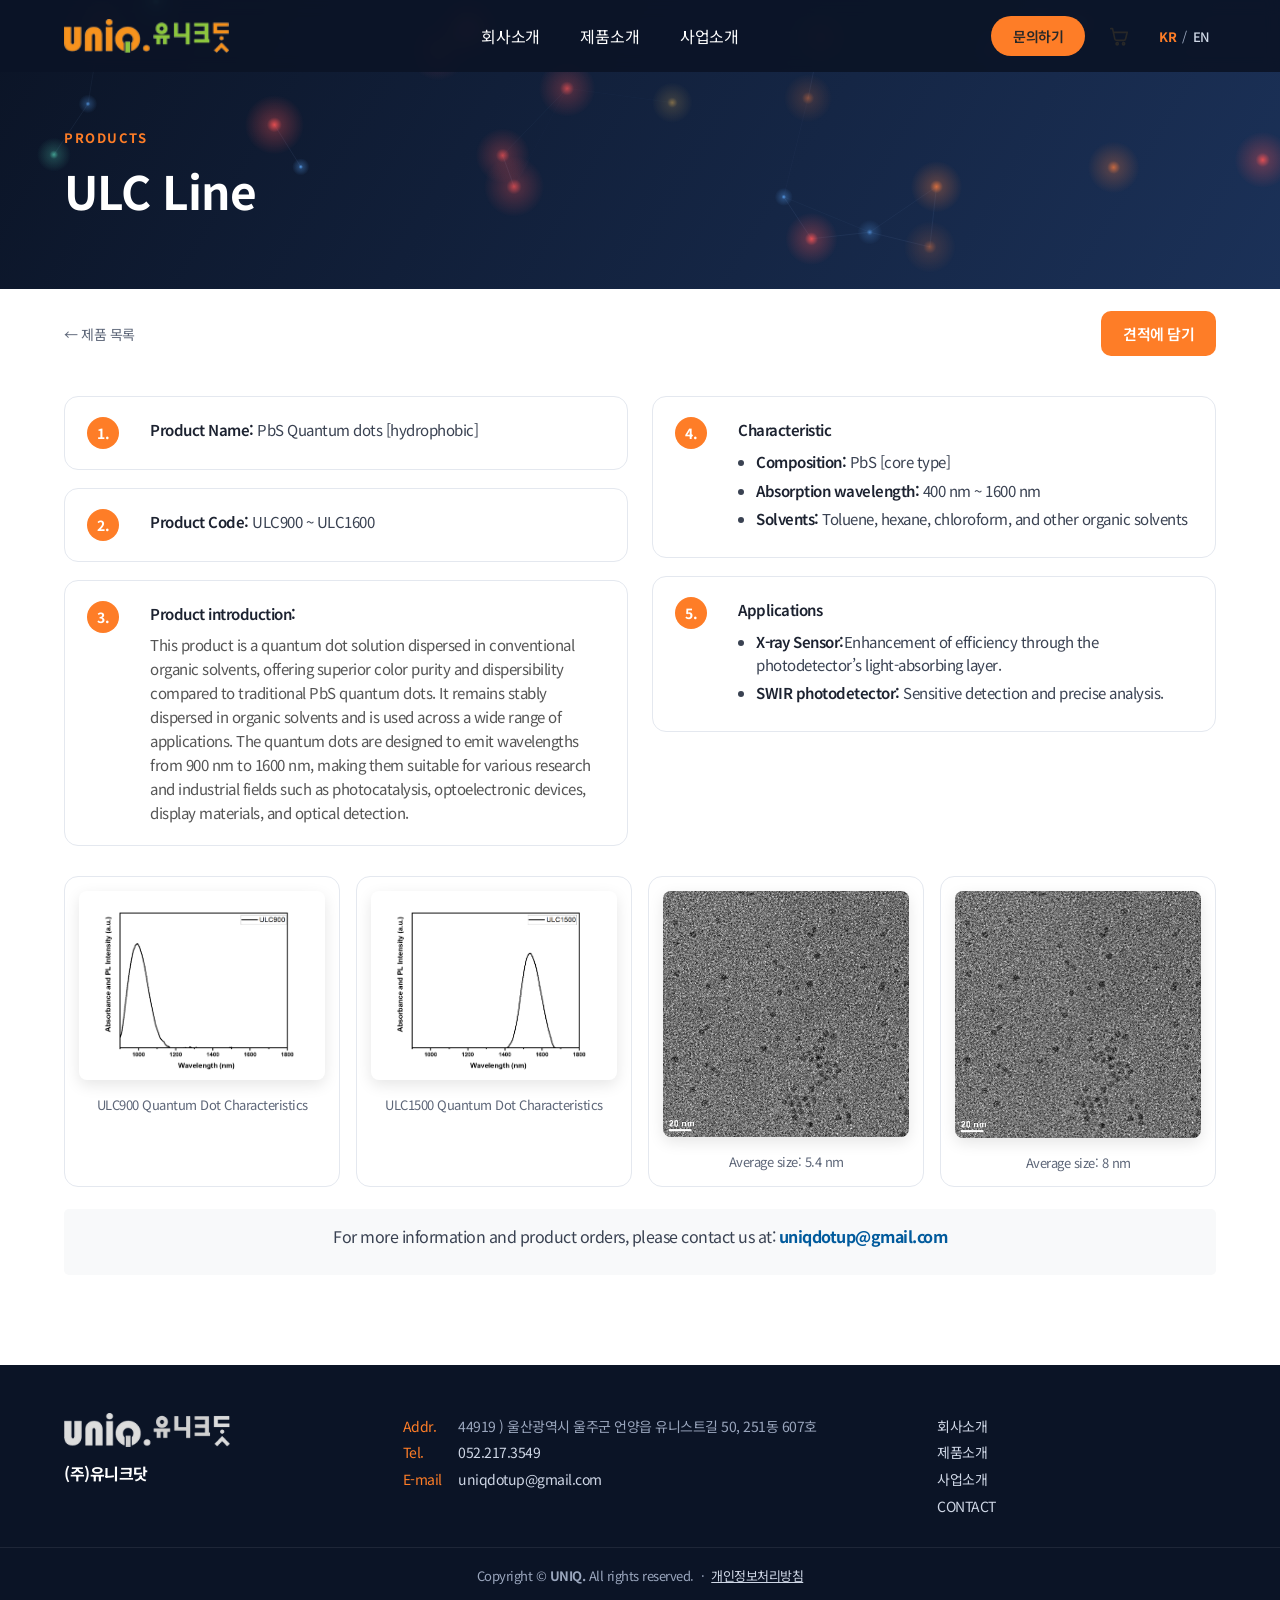
<file: page/pbs-qd.html>
<!DOCTYPE html>
<html lang="ko">
    <head>
        <meta charset="UTF-8" />
        <meta name="viewport" content="width=device-width, initial-scale=1.0">
        <meta http-equiv="imagetoolbar" content="no" />
        <meta http-equiv="X-UA-Compatible" content="IE=Edge" />

        <link rel="icon" href="../img/common/favicon.png" type="image/png" sizes="16x16" />
        <link rel="stylesheet" type="text/css" href="../css/style.css" />
        <link rel="stylesheet" href="../css/site.css" />
        <link rel="stylesheet" type="text/css" href="../css/product.css" />
        <script src="../js/common.js" defer></script>
        <script src="https://ajax.googleapis.com/ajax/libs/jquery/3.1.1/jquery.min.js"></script>

        <title>ULC line | (주)유니크닷</title>
        <meta name="description" content="ULC line: PbS-based quantum dots, non-polar solvent, hydrophobic." />
        <link rel="canonical" href="https://www.uniqdot.co.kr/page/pbs-qd.html" />
        <meta property="og:type" content="website" />
        <meta property="og:title" content="ULC line | (주)유니크닷" />
        <meta property="og:description" content="ULC line: PbS-based quantum dots, non-polar solvent, hydrophobic." />
        <meta property="og:image" content="https://www.uniqdot.co.kr/img/index/nature-1.jpg" />
            <link rel="stylesheet" href="../css/pages.css" />
        <script src="../js/qd-bg.js" defer></script>
        <script src="../js/cart.js" defer></script>
        <script src="../js/detail.js" defer></script>
    </head>
    <body>
        <div id="header"></div>
        
        <main>
            <section class="pg-hero"><div class="wrap"><p class="eyebrow">PRODUCTS</p><h1>ULC Line</h1></div></section>
            <section class="pbs-qd">
                <h1></h1>
                <div class="modal-content">
                    <div class="modal-body">
                        <div class="modal-info">
                            <div class="product-details">
                                <div class="property-column">
                                    <div class="property-item">
                                        <span class="property-number">1.</span>
                                        <div class="property-content">
                                            <strong>Product Name: </strong>PbS Quantum dots [hydrophobic]
                                        </div>
                                    </div>
                                    <div class="property-item">
                                        <span class="property-number">2.</span>
                                        <div class="property-content">
                                            <strong>Product Code: </strong>ULC900 ~ ULC1600
                                        </div>
                                    </div>
                                    <div class="property-item">
                                        <span class="property-number">3.</span>
                                        <div class="property-content">
                                            <strong>Product introduction: </strong>
                                            <p>This product is a quantum dot solution dispersed in conventional organic solvents, offering superior color purity and dispersibility compared to traditional PbS quantum dots. It remains stably dispersed in organic solvents and is used across a wide range of applications. The quantum dots are designed to emit wavelengths from 900 nm to 1600 nm, making them suitable for various research and industrial fields such as photocatalysis, optoelectronic devices, display materials, and optical detection.</p>
                                        </div>
                                    </div>
                                </div>
                                <div class="property-column">
                                    <div class="property-item">
                                        <span class="property-number">4.</span>
                                        <div class="property-content">
                                            <strong>Characteristic</strong>
                                            <ul>
                                                <li><strong>Composition: </strong>PbS [core type]</li>
                                                <li><strong>Absorption wavelength: </strong>400 nm ~ 1600 nm </li>
                                                <li><strong>Solvents: </strong>Toluene, hexane, chloroform, and other organic solvents</li>
                                            </ul>
                                        </div>
                                    </div>
                                    <div class="property-item">
                                        <span class="property-number">5.</span>
                                        <div class="property-content">
                                            <strong>Applications</strong>
                                            <ul>
                                                <li><strong>X-ray Sensor:</strong>Enhancement of efficiency through the photodetector’s light-absorbing layer.</li>
                                                <li><strong>SWIR photodetector:</strong> Sensitive detection and precise analysis.</li>
                                            </ul>
                                        </div>
                                    </div>
                                </div>
                            </div>
                            <div class="qd-image-container">
                                    <div class="qd-image-item">
                                        <img src="../img/product/ULC1.png" alt="PbS quantum dot characteristics">
                                        <p class="image-caption">ULC900 Quantum Dot Characteristics</p>
                                    </div>
                                    <div class="qd-image-item">
                                        <img src="../img/product/ULC3.png" alt="PbS quantum dot application example">
                                        <p class="image-caption">ULC1500 Quantum Dot Characteristics</p>
                                    </div>
                                    <div class="qd-image-item">
                                        <img src="../img/product/ULC2.png" alt="UKC520 spectrum and image">
                                        <p class="image-caption">Average size: 5.4 nm</p>
                                    </div>
                                    <div class="qd-image-item">
                                        <img src="../img/product/ULC4.png" alt="UKC620 spectrum and image">
                                        <p class="image-caption">Average size: 8 nm</p>
                                    </div>
                                </div>
                            <div class="contact-info">
                                <p>For more information and product orders, please contact us at: <strong>uniqdotup@gmail.com</strong></p>
                            </div>
                        </div>
                    </div>
                </div>
            </section>
        </main>
        
        <div id="footer"></div>
    </body>
</html>
<body>
</file>
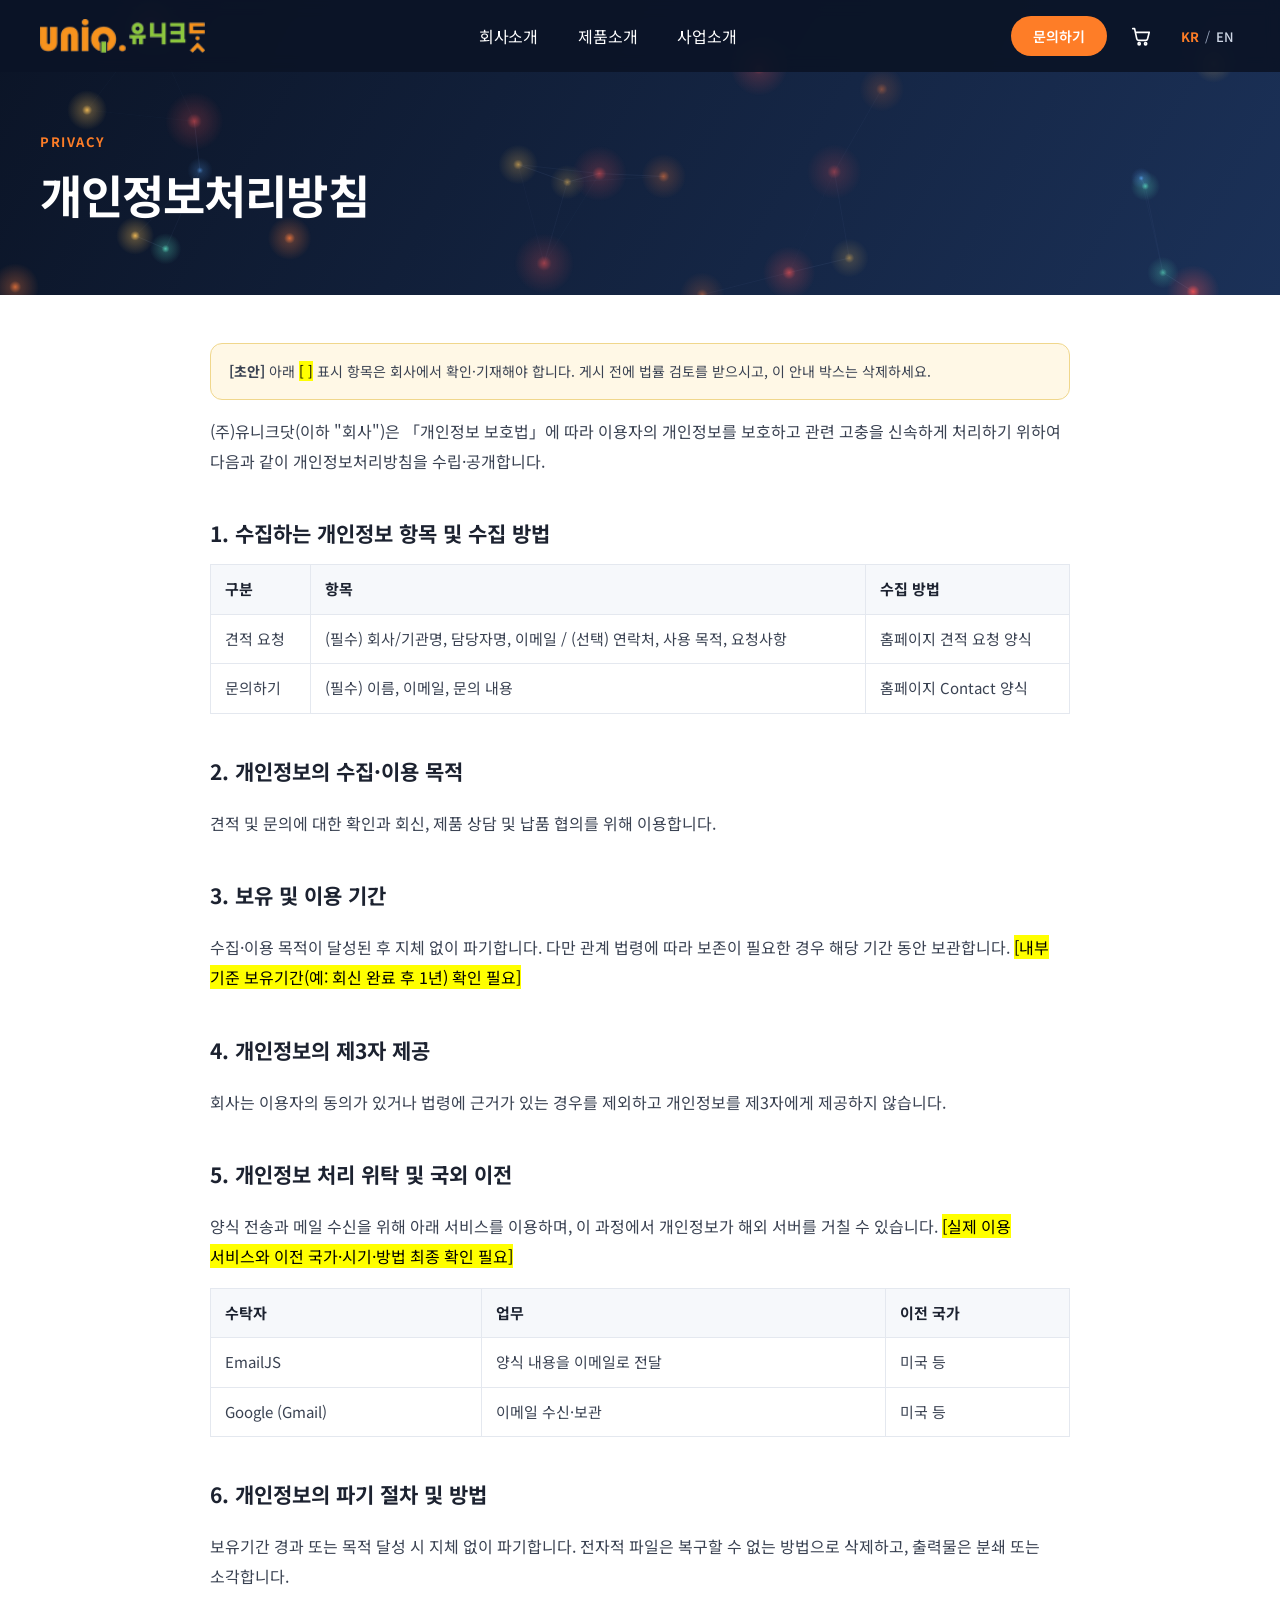
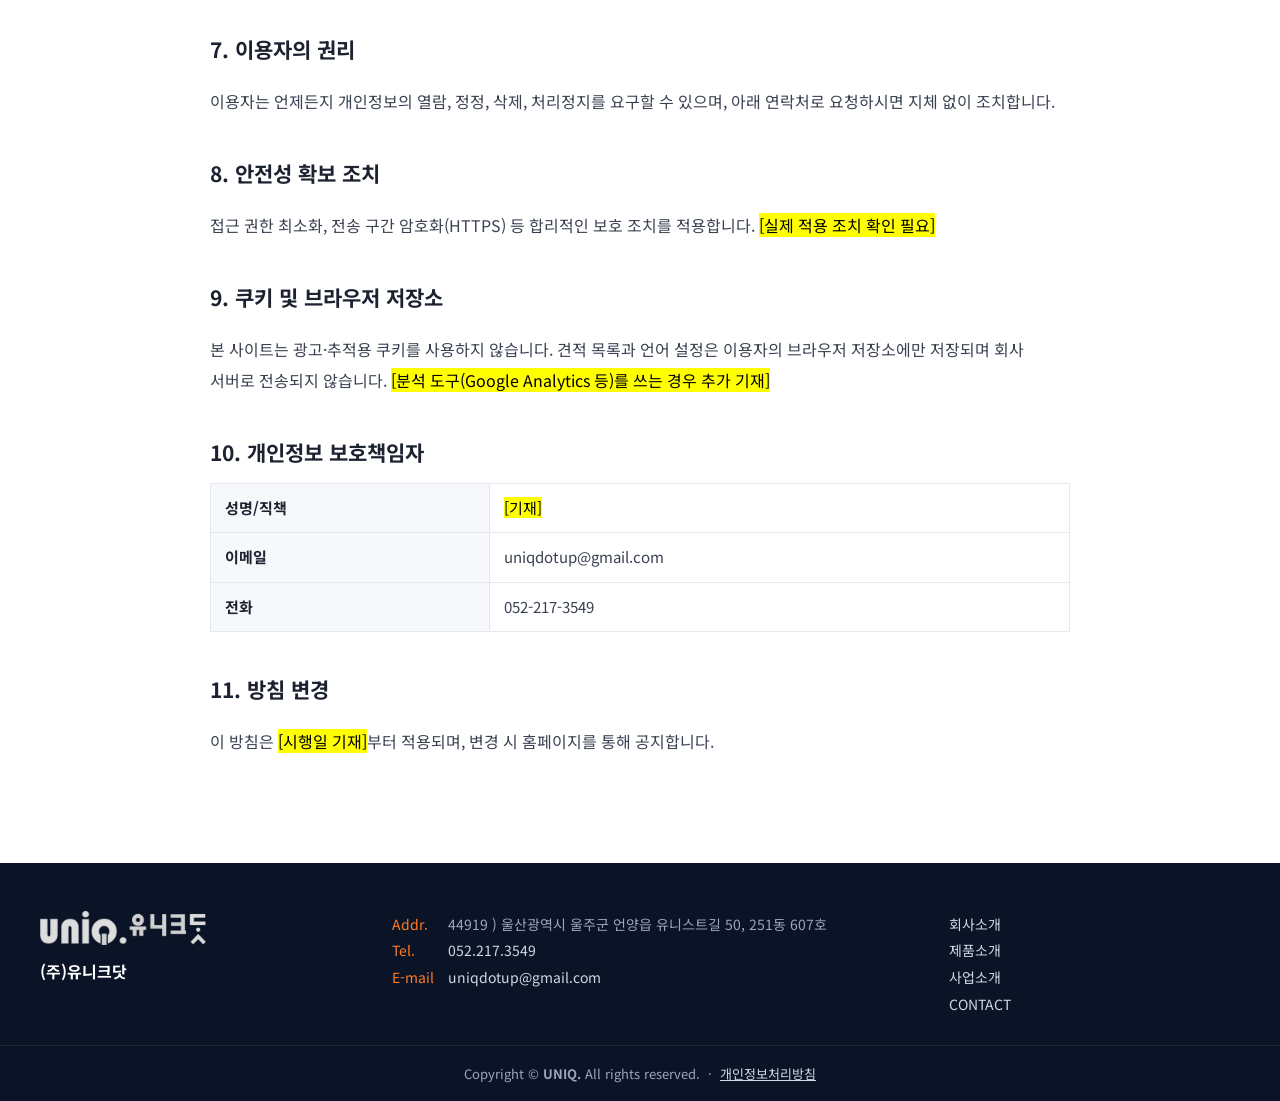
<file: page/privacy.html>
<!DOCTYPE html>
<html lang="ko">
    <head>
        <meta charset="UTF-8" />
        <meta name="viewport" content="width=device-width, initial-scale=1.0" />
        <title>개인정보처리방침 | (주)유니크닷</title>
        <meta name="description" content="(주)유니크닷의 개인정보처리방침입니다." />
        <link rel="canonical" href="https://www.uniqdot.co.kr/page/privacy.html" />
        <link rel="icon" href="../img/common/favicon.png" type="image/png" />
        <link rel="stylesheet" href="https://fonts.googleapis.com/css2?family=Noto+Sans+KR:wght@300;400;500;700&display=swap" />
        <link rel="stylesheet" href="../css/site.css" />
        <link rel="stylesheet" href="../css/home.css" />
        <link rel="stylesheet" href="../css/shop.css" />
        <style>
            .doc{max-width:860px;margin:0 auto;padding:48px 24px 90px;line-height:1.9;color:#3a4252}
            .doc h2{font-size:21px;color:var(--ink);margin:38px 0 10px}
            .doc table{width:100%;border-collapse:collapse;margin:10px 0;font-size:15px}
            .doc th,.doc td{border:1px solid var(--line);padding:10px 14px;text-align:left;vertical-align:top}
            .doc th{background:#f6f8fb;color:var(--ink)}
            .draft{background:#fff8e6;border:1px solid #f0d78c;border-radius:12px;padding:14px 18px;font-size:14px;margin-bottom:10px}
        </style>
        <script src="../js/common.js" defer></script>
        <script src="../js/qd-bg.js" defer></script>
    </head>
    <body>
        <header id="header"></header>
        <section class="pg-hero"><div class="wrap"><p class="eyebrow">PRIVACY</p><h1>개인정보처리방침</h1></div></section>
        <main class="doc">
            <div class="draft"><b>[초안]</b> 아래 <mark>[ ]</mark> 표시 항목은 회사에서 확인·기재해야 합니다. 게시 전에 법률 검토를 받으시고, 이 안내 박스는 삭제하세요.</div>
            <p>(주)유니크닷(이하 "회사")은 「개인정보 보호법」에 따라 이용자의 개인정보를 보호하고 관련 고충을 신속하게 처리하기 위하여 다음과 같이 개인정보처리방침을 수립·공개합니다.</p>

            <h2>1. 수집하는 개인정보 항목 및 수집 방법</h2>
            <table>
                <tr><th>구분</th><th>항목</th><th>수집 방법</th></tr>
                <tr><td>견적 요청</td><td>(필수) 회사/기관명, 담당자명, 이메일 / (선택) 연락처, 사용 목적, 요청사항</td><td>홈페이지 견적 요청 양식</td></tr>
                <tr><td>문의하기</td><td>(필수) 이름, 이메일, 문의 내용</td><td>홈페이지 Contact 양식</td></tr>
            </table>

            <h2>2. 개인정보의 수집·이용 목적</h2>
            <p>견적 및 문의에 대한 확인과 회신, 제품 상담 및 납품 협의를 위해 이용합니다.</p>

            <h2>3. 보유 및 이용 기간</h2>
            <p>수집·이용 목적이 달성된 후 지체 없이 파기합니다. 다만 관계 법령에 따라 보존이 필요한 경우 해당 기간 동안 보관합니다. <mark>[내부 기준 보유기간(예: 회신 완료 후 1년) 확인 필요]</mark></p>

            <h2>4. 개인정보의 제3자 제공</h2>
            <p>회사는 이용자의 동의가 있거나 법령에 근거가 있는 경우를 제외하고 개인정보를 제3자에게 제공하지 않습니다.</p>

            <h2>5. 개인정보 처리 위탁 및 국외 이전</h2>
            <p>양식 전송과 메일 수신을 위해 아래 서비스를 이용하며, 이 과정에서 개인정보가 해외 서버를 거칠 수 있습니다. <mark>[실제 이용 서비스와 이전 국가·시기·방법 최종 확인 필요]</mark></p>
            <table>
                <tr><th>수탁자</th><th>업무</th><th>이전 국가</th></tr>
                <tr><td>EmailJS</td><td>양식 내용을 이메일로 전달</td><td>미국 등</td></tr>
                <tr><td>Google (Gmail)</td><td>이메일 수신·보관</td><td>미국 등</td></tr>
            </table>

            <h2>6. 개인정보의 파기 절차 및 방법</h2>
            <p>보유기간 경과 또는 목적 달성 시 지체 없이 파기합니다. 전자적 파일은 복구할 수 없는 방법으로 삭제하고, 출력물은 분쇄 또는 소각합니다.</p>

            <h2>7. 이용자의 권리</h2>
            <p>이용자는 언제든지 개인정보의 열람, 정정, 삭제, 처리정지를 요구할 수 있으며, 아래 연락처로 요청하시면 지체 없이 조치합니다.</p>

            <h2>8. 안전성 확보 조치</h2>
            <p>접근 권한 최소화, 전송 구간 암호화(HTTPS) 등 합리적인 보호 조치를 적용합니다. <mark>[실제 적용 조치 확인 필요]</mark></p>

            <h2>9. 쿠키 및 브라우저 저장소</h2>
            <p>본 사이트는 광고·추적용 쿠키를 사용하지 않습니다. 견적 목록과 언어 설정은 이용자의 브라우저 저장소에만 저장되며 회사 서버로 전송되지 않습니다. <mark>[분석 도구(Google Analytics 등)를 쓰는 경우 추가 기재]</mark></p>

            <h2>10. 개인정보 보호책임자</h2>
            <table>
                <tr><th>성명/직책</th><td><mark>[기재]</mark></td></tr>
                <tr><th>이메일</th><td>uniqdotup@gmail.com</td></tr>
                <tr><th>전화</th><td>052-217-3549</td></tr>
            </table>

            <h2>11. 방침 변경</h2>
            <p>이 방침은 <mark>[시행일 기재]</mark>부터 적용되며, 변경 시 홈페이지를 통해 공지합니다.</p>
        </main>
        <footer id="footer"></footer>
    </body>
</html>
</file>
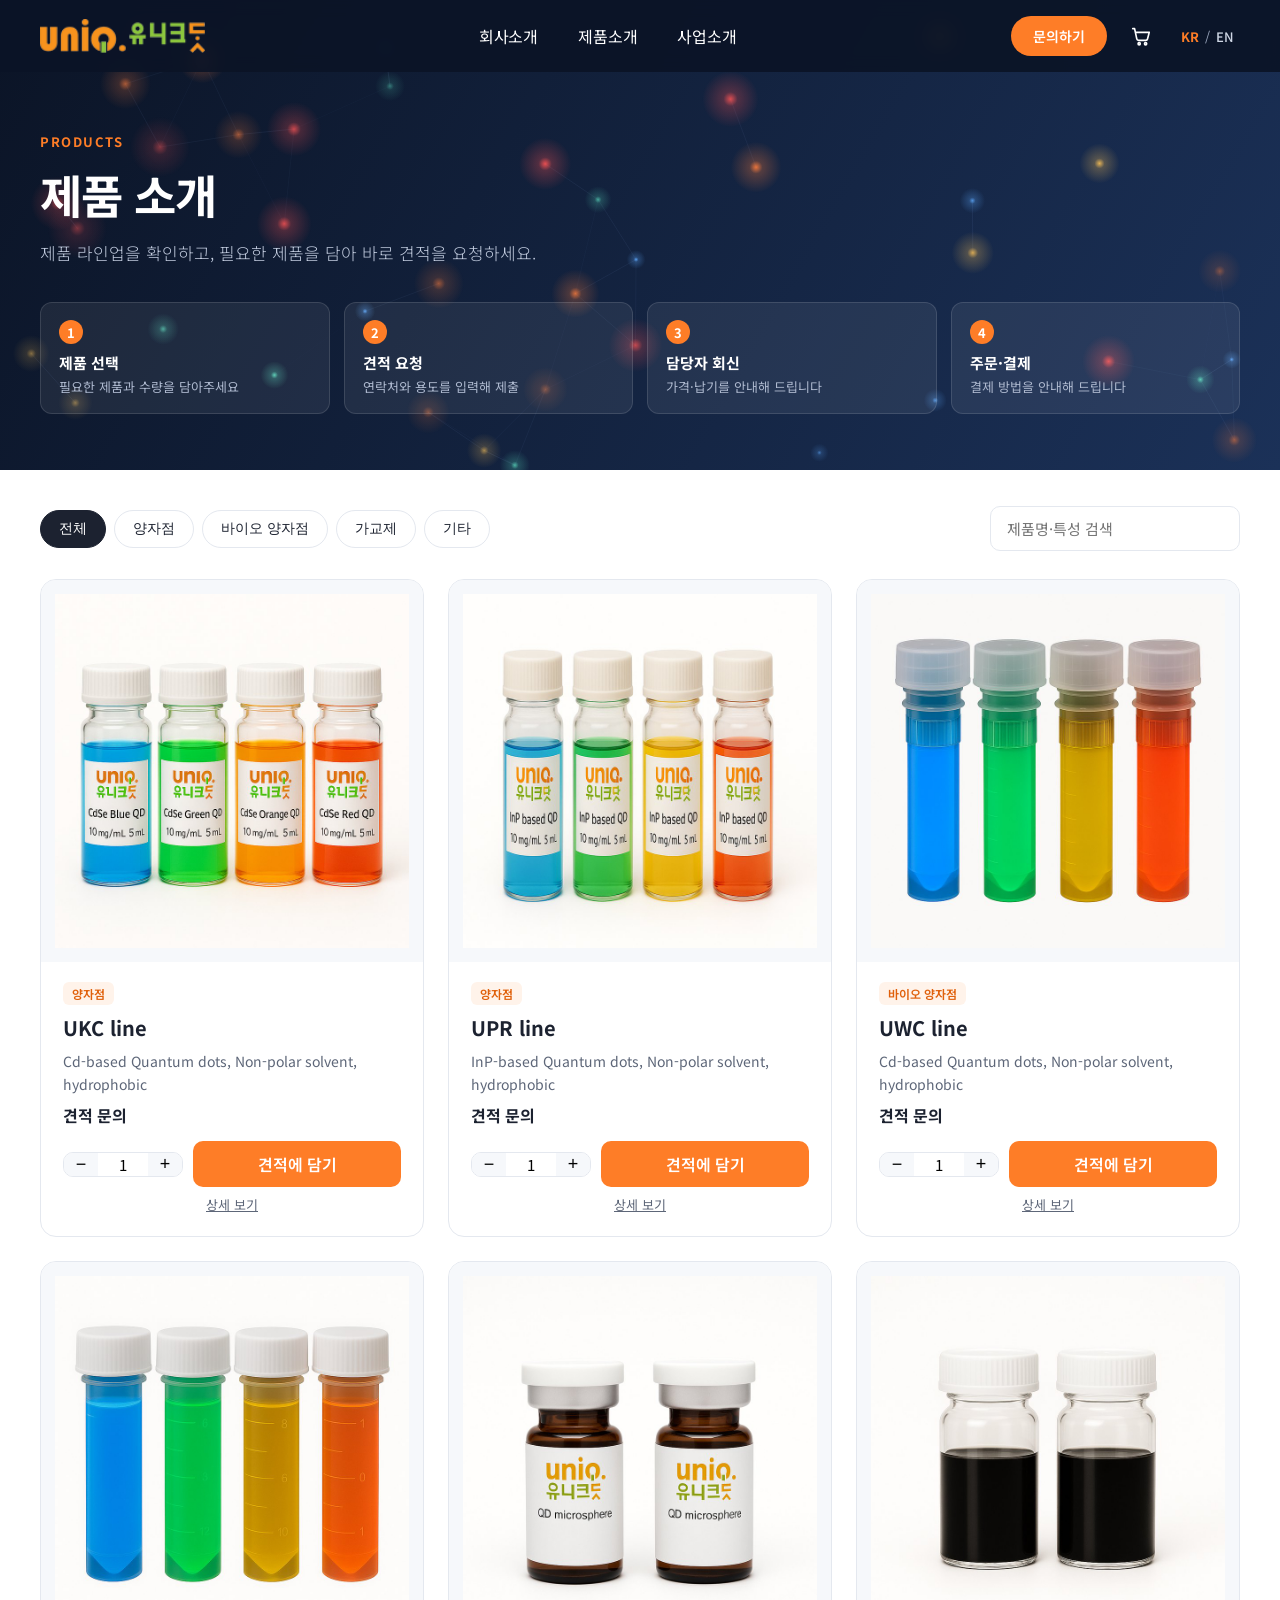
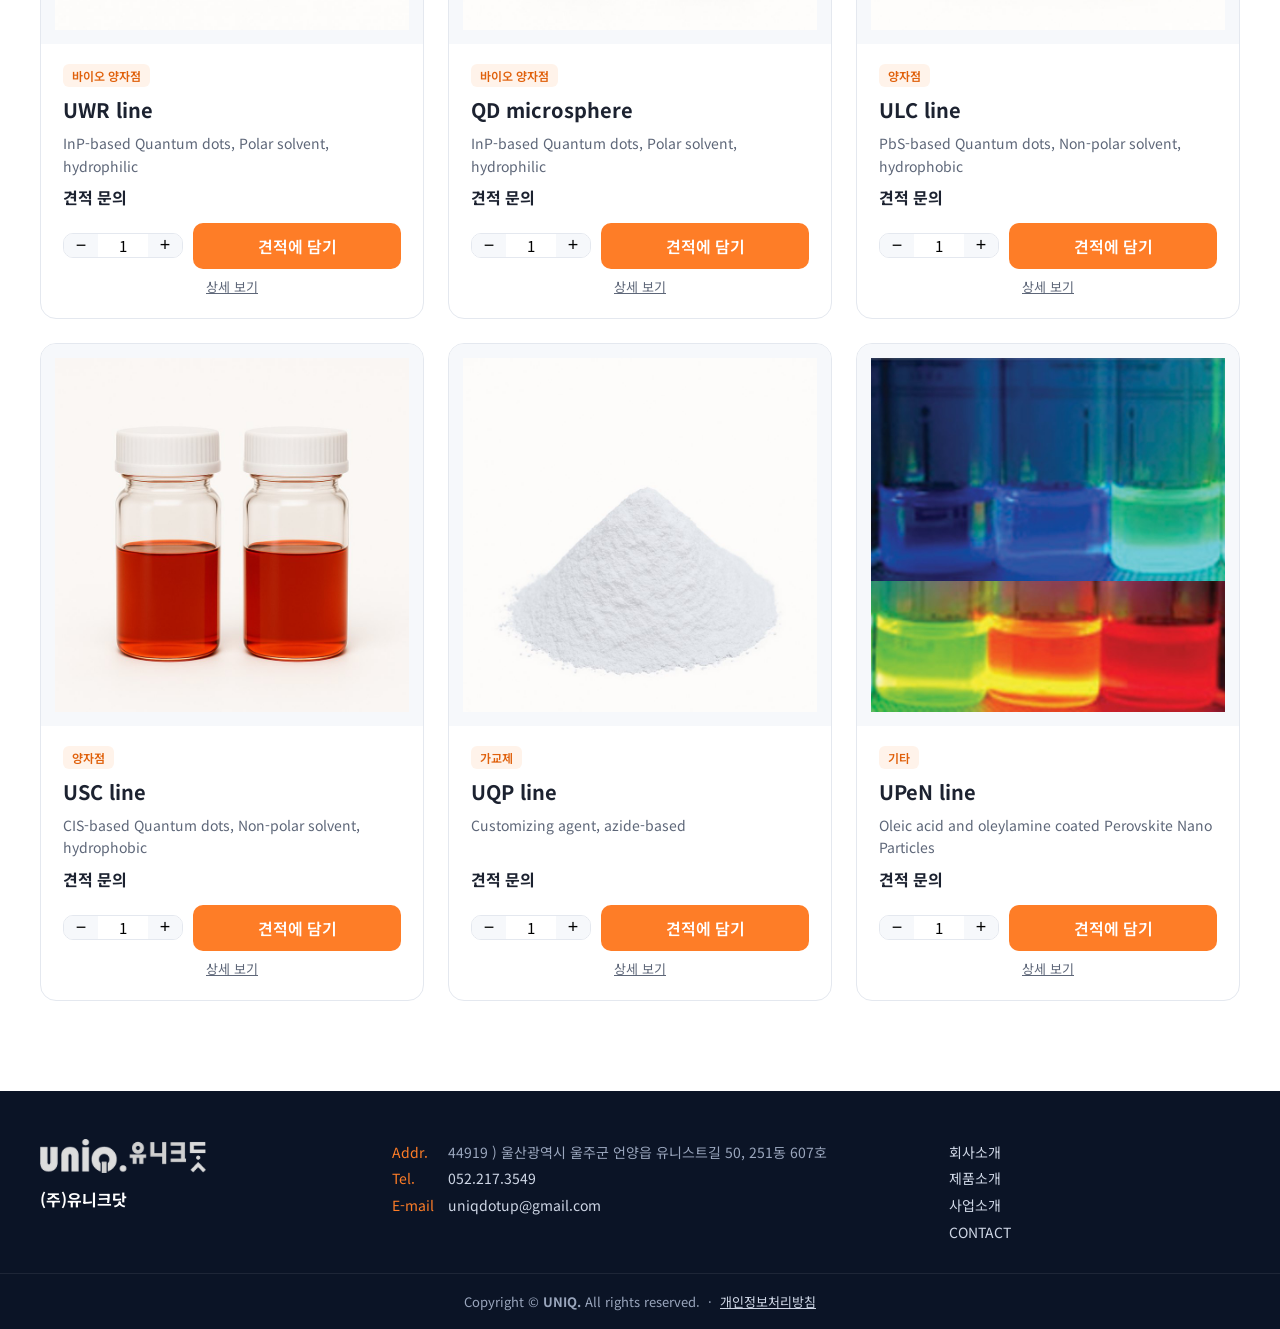
<file: page/product.html>
<!DOCTYPE html>
<html lang="ko">
    <head>
        <meta charset="UTF-8" />
        <meta name="viewport" content="width=device-width, initial-scale=1.0" />
        <title>제품소개 | (주)유니크닷</title>
        <meta name="description" content="UKC, UPR, UWC, UWR, QD microsphere, UQP 등 (주)유니크닷의 양자점·바이오 양자점·가교제 제품을 확인하고 바로 견적을 요청하세요." />
        <link rel="canonical" href="https://www.uniqdot.co.kr/page/product.html" />
        <meta property="og:type" content="website" />
        <meta property="og:title" content="제품소개 | (주)유니크닷" />
        <meta property="og:description" content="UKC, UPR, UWC, UWR, QD microsphere, UQP 등 (주)유니크닷의 양자점·바이오 양자점·가교제 제품을 확인하고 바로 견적을 요청하세요." />
        <meta property="og:image" content="https://www.uniqdot.co.kr/img/index/nature-1.jpg" />
        <link rel="icon" href="../img/common/favicon.png" type="image/png" />
        <link rel="stylesheet" href="https://fonts.googleapis.com/css2?family=Noto+Sans+KR:wght@300;400;500;700&display=swap" />
        <link rel="stylesheet" href="../css/site.css" />
        <link rel="stylesheet" href="../css/home.css" />
        <link rel="stylesheet" href="../css/shop.css" />
        <script src="../js/common.js" defer></script>
        <script src="../js/cart.js" defer></script>
        <script src="../js/shop.js" defer></script>
            <script src="../js/qd-bg.js" defer></script>
    </head>
    <body>
        <header id="header"></header>
        <section class="pg-hero"><div class="wrap">
            <p class="eyebrow">PRODUCTS</p>
            <h1 data-i18n="product.title">제품소개</h1>
            <p class="lead" data-i18n="product.lead"></p>
            <ol class="steps">
                <li><b data-i18n="shop.steps.0"></b><span data-i18n="shop.step_desc.0"></span></li>
                <li><b data-i18n="shop.steps.1"></b><span data-i18n="shop.step_desc.1"></span></li>
                <li><b data-i18n="shop.steps.2"></b><span data-i18n="shop.step_desc.2"></span></li>
                <li><b data-i18n="shop.steps.3"></b><span data-i18n="shop.step_desc.3"></span></li>
            </ol>
        </div></section>
        <main class="shop-wrap">
            <div class="toolbar">
                <div class="chips" id="chips" role="tablist"></div>
                <input class="search" id="q" type="search" data-i18n-ph="shop.search" aria-label="Search" />
            </div>
            <div class="pgrid" id="grid" aria-live="polite"></div>
        </main>
        <a class="fab" id="fab" href="quote.html"><span><b id="fab-n">0</b><span data-i18n="shop.items"></span></span><span data-i18n="shop.goquote"></span> →</a>
        <footer id="footer"></footer>
    </body>
</html>
</file>
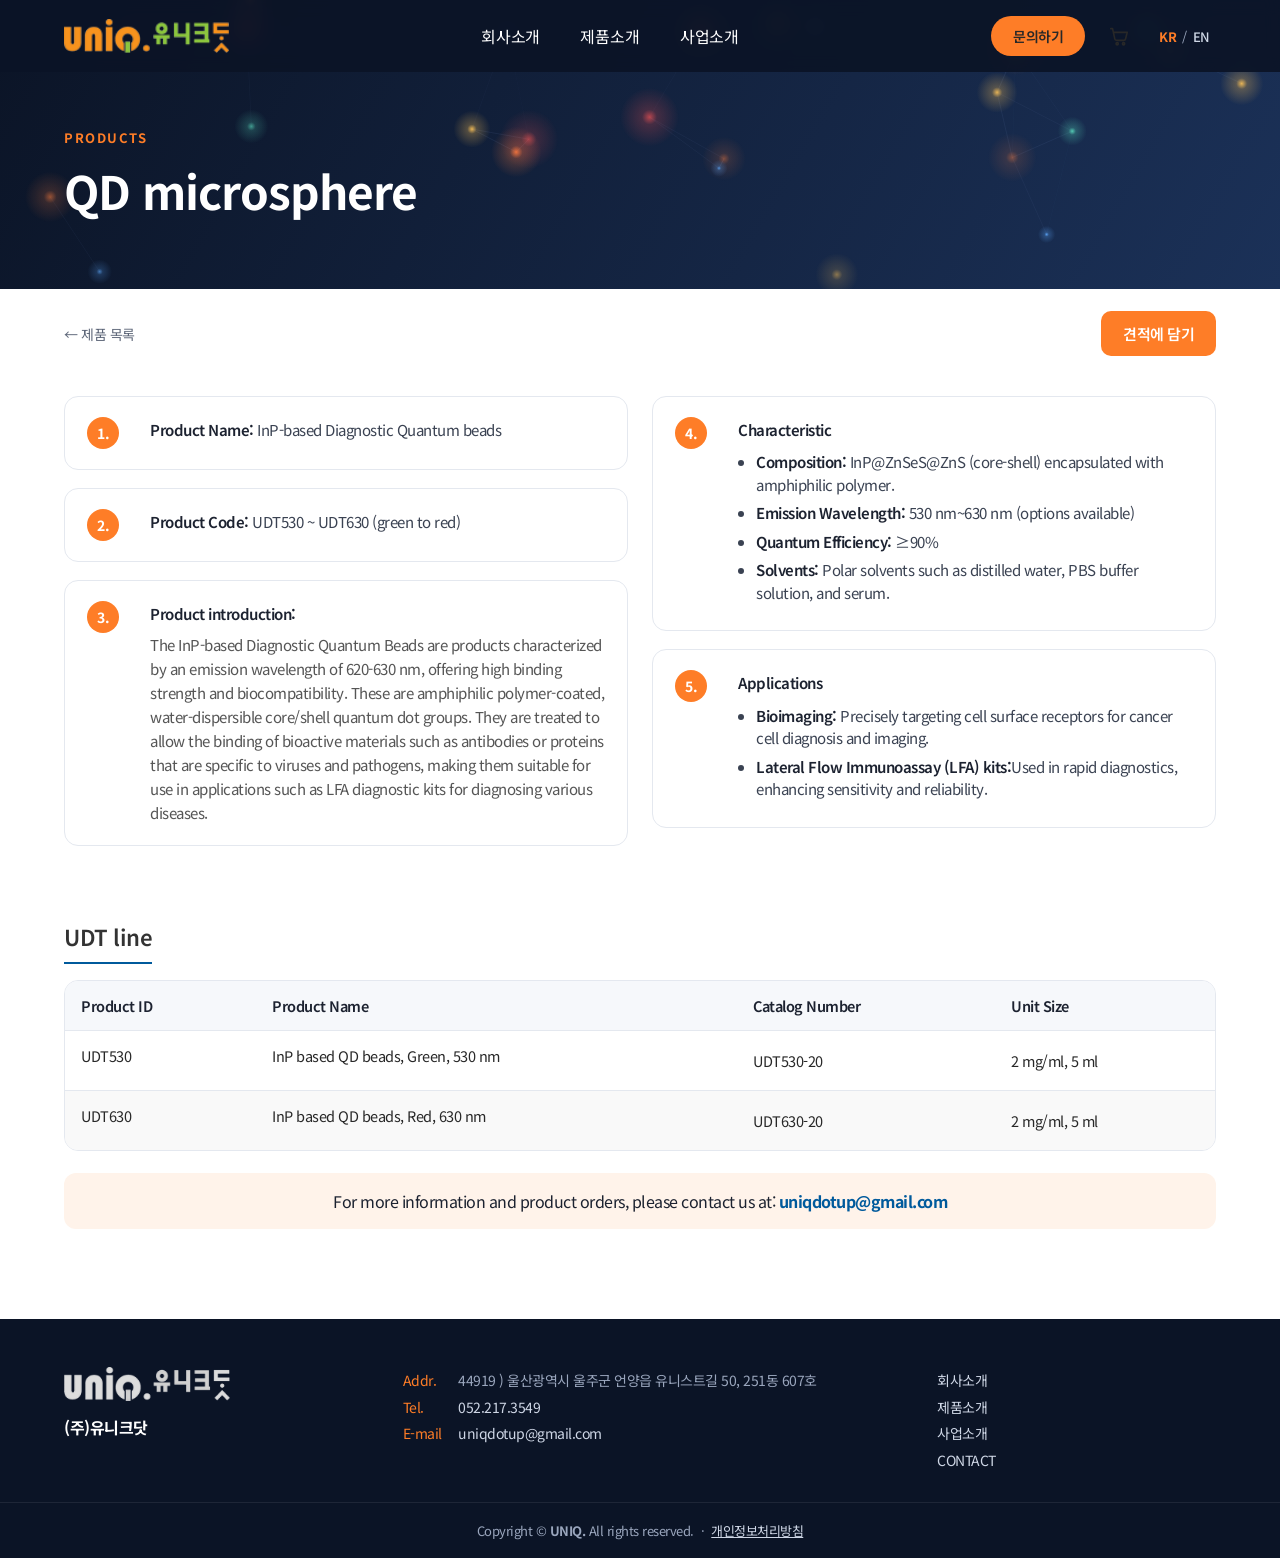
<file: page/qd-microsphere.html>
<!DOCTYPE html>
<html lang="ko">
    <head>
        <meta charset="UTF-8" />
        <meta name="viewport" content="width=device-width, initial-scale=1.0">
        <meta http-equiv="imagetoolbar" content="no" />
        <meta http-equiv="X-UA-Compatible" content="IE=Edge" />

        <link rel="icon" href="../img/common/favicon.png" type="image/png" sizes="16x16" />
        <link rel="stylesheet" type="text/css" href="../css/style.css" />
        <link rel="stylesheet" href="../css/site.css" />
        <link rel="stylesheet" type="text/css" href="../css/product.css" />
        <script src="../js/common.js" defer></script>
        <script src="https://ajax.googleapis.com/ajax/libs/jquery/3.1.1/jquery.min.js"></script>

        <title>QD microsphere | (주)유니크닷</title>
        <meta name="description" content="QD microsphere: InP-based quantum dots, polar solvent, hydrophilic." />
        <link rel="canonical" href="https://www.uniqdot.co.kr/page/qd-microsphere.html" />
        <meta property="og:type" content="website" />
        <meta property="og:title" content="QD microsphere | (주)유니크닷" />
        <meta property="og:description" content="QD microsphere: InP-based quantum dots, polar solvent, hydrophilic." />
        <meta property="og:image" content="https://www.uniqdot.co.kr/img/index/nature-1.jpg" />
            <link rel="stylesheet" href="../css/pages.css" />
        <script src="../js/qd-bg.js" defer></script>
        <script src="../js/cart.js" defer></script>
        <script src="../js/detail.js" defer></script>
    </head>
    <body>
        <div id="header"></div>
        
        <main>
            <section class="pg-hero"><div class="wrap"><p class="eyebrow">PRODUCTS</p><h1>QD microsphere</h1></div></section>
            <section class="ukc-line">
                <h1></h1>
                <div class="modal-content">
                    <div class="modal-body">
                        <div class="modal-info">
                            <div class="product-details">
                                <div class="property-column">
                                    <div class="property-item">
                                        <span class="property-number">1.</span>
                                        <div class="property-content">
                                            <strong>Product Name: </strong>InP-based Diagnostic Quantum beads
                                        </div>
                                    </div>
                                    <div class="property-item">
                                        <span class="property-number">2.</span>
                                        <div class="property-content">
                                            <strong>Product Code: </strong>UDT530 ~ UDT630 (green to red)
                                        </div>
                                    </div>
                                    <div class="property-item">
                                        <span class="property-number">3.</span>
                                        <div class="property-content">
                                            <strong>Product introduction:</strong>
                                            <p>The InP-based Diagnostic Quantum Beads are products characterized by an emission 
                                                wavelength of 620-630 nm, offering high binding strength and biocompatibility. 
                                                These are amphiphilic polymer-coated, water-dispersible core/shell quantum dot groups. 
                                                They are treated to allow the binding of bioactive materials such as antibodies or 
                                                proteins that are specific to viruses and pathogens, making them suitable for use in 
                                                applications such as LFA diagnostic kits for diagnosing various diseases.</p>
                                        </div>
                                    </div>
                                </div>
                                <div class="property-column">
                                    <div class="property-item">
                                        <span class="property-number">4.</span>
                                        <div class="property-content">
                                            <strong>Characteristic</strong>
                                            <ul>
                                                <li><strong>Composition: </strong>InP@ZnSeS@ZnS (core-shell) encapsulated with amphiphilic polymer.                                                </li>
                                                <li><strong>Emission Wavelength: </strong>530 nm~630 nm (options available)</li>
                                                <li><strong>Quantum Efficiency: </strong>≥90%</li>
                                                <li><strong>Solvents: </strong>Polar solvents such as distilled water, PBS buffer solution, and serum.</li>
                                            </ul>
                                        </div>
                                    </div>
                                    <div class="property-item">
                                        <span class="property-number">5.</span>
                                        <div class="property-content">
                                            <strong>Applications</strong>
                                            <ul>
                                                <li><strong>Bioimaging: </strong>Precisely targeting cell surface receptors for cancer cell diagnosis and imaging.</li>
                                                <li><strong>Lateral Flow Immunoassay (LFA) kits:</strong>Used in rapid diagnostics, enhancing sensitivity and reliability.</li>
                                            </ul>
                                        </div>
                                    </div>
                                </div>
                            </div>
                            
                            <div class="product-table">
                                <h3>UDT line</h3>
                                <table class="specs-table">
                                    <thead>
                                        <tr>
                                            <th>Product ID</th>
                                            <th>Product Name</th>
                                            <th>Catalog Number</th>
                                            <th>Unit Size</th>
                                        </tr>
                                    </thead>
                                    <tbody>
                                        <tr>
                                            <td>UDT530</td>
                                            <td>InP based QD beads, Green, 530 nm</td>
                                            <td>
                                                <div>UDT530-20</div>
                                            </td>
                                            <td>
                                                <div>2 mg/ml, 5 ml</div>
                                            </td>
                                        </tr>
                                        <tr>
                                            <td>UDT630</td>
                                            <td>InP based QD beads, Red, 630 nm</td>
                                            <td>
                                                <div>UDT630-20</div>
                                            </td>
                                            <td>
                                                <div>2 mg/ml, 5 ml</div>
                                            </td>
                                        </tr>
                                    </tbody>
                                </table>
                                <div class="contact-info">
                                    <p>For more information and product orders, please contact us at: <strong>uniqdotup@gmail.com</strong></p>
                                </div>
                            </div>
                        </div>
                    </div>
                </div>
            </section>
        </main>
        
        <div id="footer"></div>
    </body>
</html>
</file>
<file: css/site.css>
/* UniQDot shared theme: header, footer, tokens. Loaded on every page after style.css */
:root{
  --brand:#fe7d27; --brand-d:#e0600b; --navy:#0b1426; --navy2:#13203a;
  --ink:#1c2230; --muted:#5d6678; --line:#e4e8ef; --bg:#f6f8fb; --w:1200px;
}
html{scroll-behavior:smooth}
body{word-break:keep-all;margin:0;overflow-x:hidden;color:var(--ink);font-family:"Noto Sans KR","Malgun Gothic",sans-serif}
.skip{position:absolute;left:-999px}
/* ---------- header ---------- */
.site-header{position:fixed;inset:0 0 auto 0;z-index:1300;background:rgba(11,20,38,.92);backdrop-filter:blur(8px);transition:background .3s,box-shadow .3s}
body.home .site-header:not(.scrolled):not(.open){background:linear-gradient(rgba(11,20,38,.55),rgba(11,20,38,0));backdrop-filter:none}
.site-header.scrolled{box-shadow:0 2px 14px rgba(0,0,0,.25)}
.sh-inner{max-width:var(--w);margin:0 auto;padding:0 24px;height:72px;display:flex;align-items:center;justify-content:space-between;gap:24px}
.sh-logo img{height:34px;width:auto;display:block}
.sh-nav>ul{display:flex;gap:4px;list-style:none;margin:0;padding:0}
.sh-nav a{line-height:20px;color:#fff;text-decoration:none;font-size:16px;font-weight:500;padding:26px 18px;display:block;transition:color .2s}
.sh-nav li{position:relative;list-style:none}
.sh-nav>ul>li:hover>a{color:var(--brand)}
.sh-sub{display:none;position:absolute;left:50%;top:100%;transform:translateX(-50%);min-width:170px;background:#fff;border-radius:0 0 10px 10px;box-shadow:0 12px 28px rgba(0,0,0,.2);padding:8px 0;margin:0;list-style:none}
.sh-sub a{color:var(--ink);font-size:14px;padding:11px 20px;white-space:nowrap;text-align:center}
.sh-sub a:hover{background:#fff3ea;color:var(--brand-d)}
.has-sub:hover .sh-sub{display:block}
.sh-right{display:flex;align-items:center;gap:14px}
.lang-switch{display:flex;align-items:center;color:#9aa6bd;font-size:13px}
.lang-btn{background:none;border:0;color:#cfd7e6;font:inherit;font-weight:500;cursor:pointer;padding:4px 6px;border-radius:4px}
.lang-btn.active{color:var(--brand);font-weight:700}
.sh-burger{display:none;width:42px;height:42px;background:none;border:0;cursor:pointer;flex-direction:column;justify-content:center;gap:6px;align-items:center}
.sh-burger span{width:24px;height:2px;background:#fff;transition:.25s}
.open .sh-burger span:nth-child(1){transform:translateY(8px) rotate(45deg)}
.open .sh-burger span:nth-child(2){opacity:0}
.open .sh-burger span:nth-child(3){transform:translateY(-8px) rotate(-45deg)}
@media (max-width:991px){
  .sh-inner{height:60px;padding:0 16px}
  .sh-logo img{height:28px}
  .sh-burger{display:flex}
  .sh-nav{display:none;position:absolute;top:60px;left:0;right:0;background:var(--navy);max-height:calc(100vh - 60px);overflow:auto}
  .open .sh-nav{display:block}
  .sh-nav>ul{flex-direction:column;gap:0}
  .sh-nav a{padding:16px 20px;border-bottom:1px solid rgba(255,255,255,.08)}
  .sh-sub{display:none;position:static;transform:none;box-shadow:none;background:rgba(255,255,255,.05);border-radius:0;padding:0}
  .sh-sub a{color:#cfd7e6;text-align:left;padding-left:36px}
  .has-sub:hover .sh-sub{display:none}
  .sub-open .sh-sub{display:block}
}
/* ---------- footer ---------- */
.site-footer{background:var(--navy);color:#9aa6bd;font-size:14px}
.sf-inner{max-width:var(--w);margin:0 auto;padding:48px 24px 28px;display:grid;grid-template-columns:1.1fr 1.8fr 1fr;gap:32px}
.sf-brand img{height:34px;width:auto;display:block;filter:brightness(1.6) grayscale(.2)}
.sf-name{color:#fff;font-weight:700;margin:14px 0 0;font-size:16px}
.sf-info,.sf-links{list-style:none;margin:0;padding:0;line-height:1.9}
.sf-info li>span:first-child{color:var(--brand);display:inline-block;width:52px}
.sf-info a,.sf-links a{color:#cfd7e6;text-decoration:none}
.sf-info a:hover,.sf-links a:hover{color:var(--brand)}
.sf-copy{border-top:1px solid rgba(255,255,255,.08);text-align:center;padding:18px 16px;font-size:13px}
#top_btn{display:none;position:fixed;right:20px;bottom:24px;width:44px;height:44px;border:0;border-radius:50%;background:var(--brand);cursor:pointer;z-index:1200;box-shadow:0 4px 12px rgba(0,0,0,.3);padding:0}
#top_btn.show{display:block}
#top_btn img{width:18px;filter:brightness(0) invert(1)}
@media (max-width:760px){.sf-inner{grid-template-columns:1fr;padding-top:36px}}
#form-status{margin:10px 0 0;font-size:14px;min-height:1.4em}
#contact-form button:disabled{opacity:.6;cursor:wait}
.sh-cart{position:relative;color:#fff;display:grid;place-items:center;width:40px;height:40px;border-radius:50%;transition:background .2s}
.sh-cart:hover{background:rgba(255,255,255,.12)}
.cart-count{position:absolute;top:2px;right:0;min-width:18px;height:18px;border-radius:9px;background:var(--brand);color:#fff;font-size:11px;font-weight:700;display:grid;place-items:center;padding:0 4px}
.cart-count[hidden]{display:none}

/* page hero */
.pg-hero{background:linear-gradient(120deg,#0b1426,#1b3158);color:#fff;padding:132px 0 56px}
.pg-hero .wrap{max-width:1200px;margin:0 auto;padding:0 24px}
.pg-hero .eyebrow{color:var(--brand);font-weight:700;letter-spacing:.12em;font-size:13px;margin:0 0 10px}
.pg-hero h1{font-size:clamp(30px,4vw,46px);margin:0 0 12px;letter-spacing:-.02em}
.pg-hero p.lead{color:#c3cde0;margin:0;font-size:17px;line-height:1.7;max-width:640px}
.steps{list-style:none;margin:34px 0 0;padding:0;display:grid;grid-template-columns:repeat(4,1fr);gap:14px;counter-reset:s}
.steps li{counter-increment:s;background:rgba(255,255,255,.07);border:1px solid rgba(255,255,255,.12);border-radius:12px;padding:16px 18px}
.steps li::before{content:counter(s);display:inline-grid;place-items:center;width:24px;height:24px;border-radius:50%;background:var(--brand);color:#fff;font-size:13px;font-weight:700;margin-bottom:8px}
.steps b{display:block;font-size:15px}.steps span{font-size:13px;color:#aeb9cf}
.pg-hero{position:relative;overflow:hidden}.pg-hero .wrap{position:relative;z-index:1}
.hero{overflow:hidden}.hero .wrap{position:relative;z-index:1}
canvas.qdbg{position:absolute;inset:0;width:100%;height:100%;z-index:0;pointer-events:none}

/* shared button */
.btn2{border:0;border-radius:10px;padding:11px 16px;font:inherit;font-weight:600;cursor:pointer;background:var(--brand);color:#fff;transition:.2s;text-decoration:none;display:inline-block;text-align:center}
.btn2:hover{background:var(--brand-d)}.btn2.ghost{background:#fff;color:var(--ink);border:1px solid var(--line)}.btn2.ghost:hover{border-color:var(--ink);background:#fff}
.btn2:disabled{opacity:.6;cursor:wait}
.sf-copy a{color:#cfd7e6;text-decoration:underline}.sf-copy a:hover{color:var(--brand)}
/* refined header */
body{font-family:"Inter","Noto Sans KR","Malgun Gothic",sans-serif}
.sh-pill{background:var(--brand);color:#fff;font-size:14px;font-weight:600;padding:10px 22px;border-radius:999px;text-decoration:none;transition:.2s;white-space:nowrap}
.sh-pill:hover{background:var(--brand-d)}
.sh-nav a{font-weight:400;letter-spacing:-.01em}
@media(max-width:991px){.sh-pill{display:none}}
.only-m{display:none}@media(max-width:991px){.only-m{display:block}}
</file>
<file: css/home.css>
/* UniQDot home — editorial layout */
.wrap{max-width:1240px;margin:0 auto;padding:0 32px}
.wrap.narrow{max-width:900px}
section.blk{padding:128px 0}
.eyebrow{color:var(--brand);font-weight:600;letter-spacing:.16em;font-size:12px;text-transform:uppercase;margin:0 0 18px}
.h2{font-family:"Inter","Noto Sans KR",sans-serif;font-size:clamp(30px,4vw,52px);font-weight:600;letter-spacing:-.035em;margin:0 0 20px;line-height:1.18}
.lead{color:var(--muted);font-size:18px;line-height:1.75;margin:0;max-width:640px;font-weight:300}
.head{margin-bottom:64px}
.center{text-align:center}.center .lead{margin:0 auto}
/* hero */
.hero{position:relative;min-height:100vh;display:flex;align-items:center;color:#fff;overflow:hidden;
  background:linear-gradient(100deg,rgba(6,10,22,.94) 8%,rgba(6,10,22,.6) 55%,rgba(6,10,22,.2)),url("../img/index/nature-1.jpg") center/cover}
.hero .wrap{position:relative;z-index:1;padding-top:96px;padding-bottom:96px;width:100%}
.hero .eyebrow{color:#ffa56b}
.hero h1{font-family:"Inter","Noto Sans KR",sans-serif;font-size:clamp(38px,6vw,78px);line-height:1.08;letter-spacing:-.045em;margin:0 0 30px;font-weight:600;max-width:980px}
.hero p.sub{font-size:clamp(16px,1.5vw,20px);line-height:1.8;font-weight:300;color:#cdd6e8;max-width:600px;margin:0 0 44px}
.btns{display:flex;flex-wrap:wrap;gap:14px}
.btn{display:inline-flex;align-items:center;padding:16px 32px;border-radius:999px;font-weight:600;text-decoration:none;font-size:15px;transition:.25s;border:1.5px solid transparent;letter-spacing:-.01em}
.btn.p{background:var(--brand);color:#fff}.btn.p:hover{background:var(--brand-d);transform:translateY(-2px)}
.btn.g{border-color:rgba(255,255,255,.4);color:#fff}.btn.g:hover{background:#fff;color:var(--navy)}
.btn.d{border-color:var(--ink);color:var(--ink)}.btn.d:hover{background:var(--ink);color:#fff}
.scroll{position:absolute;left:50%;bottom:34px;transform:translateX(-50%);z-index:1;color:#9fb0cf;font-size:11px;letter-spacing:.3em;text-decoration:none;display:flex;flex-direction:column;align-items:center;gap:10px}
.scroll i{width:1px;height:46px;background:linear-gradient(#9fb0cf,transparent);animation:sc 2s infinite}
@keyframes sc{0%{transform:scaleY(0);transform-origin:top}50%{transform:scaleY(1);transform-origin:top}51%{transform-origin:bottom}100%{transform:scaleY(0);transform-origin:bottom}}
/* facts */
.facts{background:var(--navy);color:#fff}
.facts ul{list-style:none;margin:0 auto;padding:56px 32px;max-width:1240px;display:grid;grid-template-columns:repeat(4,1fr)}
.facts li{padding:0 28px;border-left:1px solid rgba(255,255,255,.12)}
.facts li:first-child{border:0;padding-left:0}
.facts b{display:block;font-family:"Inter",sans-serif;font-size:clamp(30px,3.6vw,48px);font-weight:300;letter-spacing:-.04em;color:#fff;margin-bottom:6px}
.facts b small{font-size:.4em;margin-left:4px;color:var(--brand);font-weight:500;letter-spacing:0}
.facts span{font-size:13.5px;color:#8fa0bf}
/* categories */
.cats{display:grid;grid-template-columns:repeat(3,1fr);gap:20px}
 .cat{position:relative;display:block;aspect-ratio:3/4;border-radius:20px;overflow:hidden;background:#0f1c36;color:#fff;text-decoration:none;isolation:isolate}
.cat .bg{position:absolute;inset:0;width:100%;height:100%;object-fit:cover;z-index:-2;transition:transform .8s cubic-bezier(.2,.7,.2,1)}
.cat::before{content:"";position:absolute;inset:0;background:linear-gradient(180deg,rgba(6,10,22,.05) 20%,rgba(6,10,22,.92));z-index:-1}
.cat:hover .bg{transform:scale(1.06)}
.cat .ov{position:absolute;inset:auto 0 0 0;padding:32px}
.cat .no{font-family:"Inter",sans-serif;font-size:13px;color:#ffa56b;letter-spacing:.1em}
.cat h3{font-size:28px;margin:8px 0 8px;letter-spacing:-.03em;font-weight:600}
.cat p{margin:0 0 18px;color:#cdd6e8;font-size:15px;line-height:1.6;white-space:pre-line;font-weight:300}
.cat .go{font-size:14px;font-weight:600;border-bottom:1px solid rgba(255,255,255,.5);padding-bottom:3px}
/* story */
.story{background:var(--bg)}
.split{display:grid;grid-template-columns:1.05fr 1fr;gap:88px;align-items:center}
.story figure{margin:0;border-radius:20px;overflow:hidden;aspect-ratio:4/5;background:#0f1c36}
.story figure img{width:100%;height:100%;object-fit:cover;display:block}
.points{list-style:none;margin:30px 0 40px;padding:0}
.points li{display:grid;grid-template-columns:90px 1fr;gap:20px;padding:22px 0;border-top:1px solid var(--line);font-size:15.5px;line-height:1.75;color:#3a4252}
.points li:last-child{border-bottom:1px solid var(--line)}
.points b{font-family:"Inter",sans-serif;font-size:15px;color:var(--ink)}
/* pillars */
.pillars{list-style:none;margin:0;padding:0;display:grid;grid-template-columns:repeat(3,1fr);border-top:1px solid var(--ink)}
.pillars li{padding:36px 36px 8px 0}
.pillars li+li{padding-left:36px;border-left:1px solid var(--line)}
.pillars .n{font-family:"Inter",sans-serif;font-size:13px;color:var(--brand);letter-spacing:.12em}
.pillars h3{font-family:"Inter",sans-serif;font-size:28px;margin:14px 0 14px;letter-spacing:-.03em;font-weight:600}
.pillars p{margin:0;color:var(--muted);line-height:1.8;font-size:15.5px;font-weight:300}
/* apps */
.apps{background:linear-gradient(160deg,#0a1224,#14264a);color:#fff}
.apps .lead{color:#aebbd3}
.apps .h2{color:#fff}
.appgrid{display:grid;grid-template-columns:repeat(3,1fr);gap:0}
.appcol{padding:0 36px;border-left:1px solid rgba(255,255,255,.14)}
.appcol:first-child{padding-left:0;border:0}
.appcol h3{font-size:22px;margin:0 0 22px;font-weight:600;letter-spacing:-.02em}
.appcol ul{list-style:none;margin:0;padding:0}
.appcol li{padding:13px 0;border-top:1px solid rgba(255,255,255,.1);color:#cdd6e8;font-size:16px;font-weight:300}
/* lineup */
.rows{border-top:1px solid var(--ink)}
.rows a{display:grid;grid-template-columns:240px 1fr 40px;gap:24px;align-items:center;padding:24px 8px;border-bottom:1px solid var(--line);text-decoration:none;color:inherit;transition:.25s}
.rows a:hover{background:#fff8f2;padding-left:20px}
.rows b{font-family:"Inter",sans-serif;font-size:20px;letter-spacing:-.02em;font-weight:600}
.rows span{color:var(--muted);font-size:15px}
.rows i{font-style:normal;color:var(--brand);font-size:20px;text-align:right;transition:.25s}
.rows a:hover i{transform:translateX(6px)}
/* certs */
.certs{background:var(--bg);padding:96px 0}
.trust{display:flex;flex-wrap:wrap;gap:12px;justify-content:center;margin-top:30px}
.trust span{background:#fff;border:1px solid var(--line);border-radius:999px;padding:12px 26px;font-weight:600;font-size:15px}
/* teaser */
.about-teaser .wrap{max-width:960px;text-align:center}
.about-teaser blockquote{margin:0 0 20px;font-size:clamp(26px,3.6vw,44px);font-weight:500;line-height:1.45;letter-spacing:-.035em}
.about-teaser .who{color:var(--muted);margin:0 0 36px}
/* faq */
.faq{background:var(--bg)}
.qa details{border-top:1px solid var(--line)}
.qa details:last-child{border-bottom:1px solid var(--line)}
.qa summary{list-style:none;cursor:pointer;padding:26px 48px 26px 0;font-size:19px;font-weight:500;letter-spacing:-.02em;position:relative}
.qa summary::-webkit-details-marker{display:none}
.qa summary::after{content:"+";position:absolute;right:6px;top:50%;transform:translateY(-50%);font-size:28px;font-weight:300;color:var(--brand);transition:.25s}
.qa details[open] summary::after{transform:translateY(-50%) rotate(45deg)}
.qa p{margin:0 0 28px;color:var(--muted);line-height:1.85;font-size:16px;max-width:760px;font-weight:300}
/* contact band */
.cta{background:linear-gradient(120deg,#0a1224,#1b3158);color:#fff}
.visit{display:grid;grid-template-columns:1.2fr 1fr;gap:80px;align-items:center}
.cta .h2{color:#fff}.cta .lead{color:#b7c3da;margin-bottom:36px}
.vinfo{list-style:none;margin:0;padding:0}
.vinfo li{padding:18px 0;border-top:1px solid rgba(255,255,255,.14);display:grid;grid-template-columns:80px 1fr;gap:12px;font-size:15.5px}
.vinfo li:last-child{border-bottom:1px solid rgba(255,255,255,.14);display:block}
.vinfo span{color:#ffa56b;font-size:13px;letter-spacing:.06em}
.vinfo b{font-weight:400;color:#e8edf7}.vinfo a{color:#e8edf7;text-decoration:none}.vinfo a:hover{color:var(--brand)}
.maplink{border-bottom:1px solid rgba(255,255,255,.4);padding-bottom:2px}
/* reveal */
.rv{opacity:0;transform:translateY(24px);transition:opacity .9s cubic-bezier(.2,.7,.2,1),transform .9s cubic-bezier(.2,.7,.2,1)}.rv.in{opacity:1;transform:none}
@media (prefers-reduced-motion:reduce){.rv{opacity:1;transform:none;transition:none}.scroll i{animation:none}}
@media (max-width:991px){
  section.blk{padding:84px 0}.head{margin-bottom:44px}
  .wrap{padding:0 22px}
  .cats{grid-template-columns:1fr}.cat{aspect-ratio:4/3}
  .split,.visit{grid-template-columns:1fr;gap:44px}.story figure{aspect-ratio:16/10}
  .pillars{grid-template-columns:1fr}.pillars li,.pillars li+li{padding:30px 0;border-left:0;border-bottom:1px solid var(--line)}
  .appgrid{grid-template-columns:1fr;gap:40px}.appcol,.appcol:first-child{padding:0;border:0}
  .facts ul{grid-template-columns:1fr 1fr;row-gap:34px;padding:44px 22px}.facts li:nth-child(3){border-left:0;padding-left:0}
  .rows a{grid-template-columns:1fr 30px;gap:6px 12px}.rows span{grid-column:1}.rows i{grid-row:1/3;grid-column:2}
  .scroll{display:none}
}
@media (max-width:520px){.points li{grid-template-columns:1fr;gap:6px}.btn{padding:14px 26px}}
</file>
<file: css/style.css>
@charset "utf-8";
@import url("base.css");
@import url('https://fonts.googleapis.com/css2?family=Noto+Sans+KR:wght@300;400;500;700&display=swap');
@media (min-width: 1200px){
    /*공통*/
    * {
        position: relative;
        word-break: keep-all !important;
        font-family: "Noto Sans KR", sans-serif !important;
    }
    .width {
        width: 1200px;
        margin: 0 auto;
    }
    #container {
        margin: 0;
    }
    .title {
        margin-top: 100px;
        margin-bottom: 50px;
    }
    .title h1 {
        font-weight: 600;
        text-align: center;
        font-size: 52px;
        letter-spacing: -2px;
    }
    .sub_title {
        width: 100%;
    }
    .sub_title img {
        width: 100%;
    }
    .sub_title .mo {
        display: none;
    }
    .sub_title h1 {
        position: absolute;
        top: 60%;
        left: 50%;
        transform: translate(-50%, -60%);
        font-size: 44px;
        color: #fff;
        font-weight: 500;
    }
    .title-line {
        width: 100%;
        height: 1px;
        background-color: #ddd;
        position: relative;
        margin-bottom: 40px;
    }
    .title-line::after {
        content: "";
        position: absolute;
        top: 0;
        left: 0;
        width: 60px;
        height: 3px;
        background-color: #e67a00;
    }

    /* Header */
    .head_pc {
        display: block;
        background: rgba(0, 0, 0, 0.6);
        position: fixed;
        top: 0;
        left: 0;
        z-index: 1300;
        width: 100%;
        transition: ease all 0.3s 0s;
    }
    .head_pc:hover {
        background: rgba(0, 0, 0, 1);
    }
    .head_pc .width {
        display: flex;
        align-items: center;
        justify-content: space-between;
    }
    .head_pc .mobile-menu {
        display: none;
    }
    .head_pc ul::after {
        content: "";
        display: block;
        clear: both;
    }
    .head_pc ul li {
        float: left;
        color: #fff;
        display: block;
    }
    .head_pc ul li:hover .hover_menu {
        display: block;
    }
    .head_pc ul li:hover a {
        color: rgba(254, 125, 39, 1);
    }
    .head_pc ul li a {
        color: #fff;
        font-size: 18px;
        text-align: center;
        display: block;
        width: 100%;
        text-align: center;
        padding: 30px 40px;
    }
    .head_pc ul li .hover_menu {
        display: none;
        position: absolute;
        top: 78px;
        background: rgba(0, 0, 0, 0.9);
        width: 100%;
    }
    .head_pc ul li .hover_menu li {
        display: block;
        width: 100%;
    }
    .head_pc ul li .hover_menu li a {
        width: 100%;
        display: block;
        font-size: 14px;
        padding: 15px 0px;
        border-bottom: 1px solid rgba(255, 255, 255, 0);
        transition: ease all 0.3s 0s;
        text-align: center;
        color: white;
    }
    .head_pc ul li .hover_menu li a:hover {
        background-color: rgba(254, 125, 39, 1);
        border-bottom: 1px solid rgba(255, 255, 255, 1);
    }
    .nav-item {
        margin-left: 30px;
        position: relative;
    }
    .language-switcher {
        display: flex;
        align-items: center;
    }
    .lang-btn {
        background: none;
        border: none;
        color: #fff;
        font-size: 14px;
        cursor: pointer;
        padding: 4px 8px;
        border-radius: 3px;
        font-weight: 500;
        transition: all 0.2s ease;
    }
    .lang-btn.active {
        color: #ff8800;
        font-weight: 700;
    }
    .lang-btn:hover {
        background-color: rgba(255, 136, 0, 0.2);
    }
    .lang-separator {
        margin: 0 4px;
        color: #fff;
    }

    /*Footer*/
    #ft {
        width: 100%;
    }
    #ft_wr {
        width: 100%;
        background: #333;
    }
    #ft_wr .ft_cts {
        width: 1200px;
        margin: 0 auto;
        padding: 35px 0;
        font-size: 14px;
        color: #666;
        display: flex;
        align-items: flex-start;
        justify-content: flex-start;
    }
    #ft_wr .ft_cts .ft_logo {
        margin-right: 100px;
    }
    #ft_wr .ft_cts .ft_txt {
        text-align: left;
    }
    #ft_wr .ft_cts .ft_txt span {
        display: inline-block;
        margin-bottom: 3px;
    }
    #ft_wr .ft_cts .ft_txt li > span {
        margin-right: 15px;
    }
    #ft_wr .ft_cts .ft_txt .ft_title {
        color: #fe7d27;
    }
    #ft_copy {
        padding-top: 10px;
        display: block;
        margin-right: 0 !important;
    }
    #top_btn {
        cursor: pointer;
        display: none;
        position: fixed;
        bottom: 20px;
        right: 20px;
        width: 60px;
        height: 60px;
        border: 2px solid #333;
        border-radius: 50%;
        color: #333;
        text-align: center;
        font-size: 15px;
        z-index: 90;
        background: rgba(255, 255, 255, 0.5);
    }
    #top_btn:hover {
        border-color: #8DC73F;
        background: #8DC73F;
        color: #fff;
    }
    #top_btn img {
        width: 40px;
    }

    /* 공통 */
    .mb-normal {
        margin-bottom: 1rem;
    }
    .mb-small {
        margin-bottom: 0.5rem;
    }
    .flex {
        display: flex;
        justify-content: space-between;
        align-items: center;
    }
    .align-center {
        text-align: center;
    }
}

@media(max-width: 1199px) {
    /*공통*/
    * {
        position: relative;
        word-break: keep-all !important;
        font-family: "Noto Sans KR", sans-serif !important;
    }
    .width {
        max-width: 100%;
        width: 100%;
        margin: 0 auto;
    }
    #container {
        margin: 0;
    }
    .title {
        margin-top: 50px;
        margin-bottom: 50px;
    }
    .title h1 {
        font-weight: 600;
        text-align: center;
        font-size: 52px;
        letter-spacing: -2px;
    }
    .sub_title {
        width: 100%;
        white-space: nowrap;
    }
    .sub_title img {
        width: 100%;
    }
    .sub_title .mo {
        display: none;
    }
    .sub_title h1 {
        position: absolute;
        top: 60%;
        left: 50%;
        transform: translate(-50%, -60%);
        font-size: 44px;
        color: #fff;
        font-weight: 500;
    }
    .title-line {
        width: 100%;
        height: 1px;
        background-color: #ddd;
        position: relative;
        margin-bottom: 10px;
    }
    .title-line::after {
        content: "";
        position: absolute;
        top: 0;
        left: 0;
        width: 60px;
        height: 3px;
        background-color: #e67a00;
    }

    /* Header */
    .head_pc {
        display: block;
        background: rgba(0, 0, 0, 0.5);
        position: fixed;
        top: 0;
        left: 0;
        z-index: 1300;
        width: 100vw;
        transition: ease all 0.3s 0s;
        /* padding : 15px; */
    }
    /* .head_pc:hover {
        background: rgba(0, 0, 0, 1);
    } */
    .head_pc .width {
        padding : 15px;
        display: flex;
        align-items: center;
        justify-content: space-between;
    }

    .gnb {
        display: block;
        position: absolute;
        justify-content: space-around;
        top: 100%;
        left: 0;
        width: 100%;
        background: rgba(0,0,0,0.5);
        /* margin-top: 15px; */
    }
    
    .gnb ul {
        display: flex;
        text-align: center;
        justify-content: space-around;
        align-items: center;
    }

    .gnb ul li {
        float: none;
    }

    .gnb ul li a {
        display: block;
        padding: 12px 0;
        font-size: 14px;
    }

    /* .head_pc ul::after {
        content: "";
        display: block;
        clear: both;
    }
    .head_pc ul li {
        float: left;
        color: #fff;
        display: block;
    }
    .head_pc ul li:hover .hover_menu {
        display: none;
    } */
    /* .head_pc ul li:hover a {
        color: rgba(254, 125, 39, 1);
    } */
    .head_pc ul li a {
        color: #fff;
        font-size: 14px;
        text-align: center;
        display: block;
        width: 100%;
        text-align: center;
        padding: 10px 10px;
    }
    .head_pc ul li .hover_menu {
        display: none;
        /* position: absolute;
        top: 78px;
        background: rgba(0, 0, 0, 0.9);
        width: 100%; */
    }
    /* .head_pc ul li .hover_menu li {
        display: block;
        width: 100%;
    } */
    /* .head_pc ul li .hover_menu li a {
        width: 100%;
        display: block;
        font-size: 14px;
        padding: 15px 0px;
        border-bottom: 1px solid rgba(255, 255, 255, 0);
        transition: ease all 0.3s 0s;
        text-align: center;
        color: white;
    } */
    /* .head_pc ul li .hover_menu li a:hover {
        background-color: rgba(254, 125, 39, 1);
        border-bottom: 1px solid rgba(255, 255, 255, 1);
    } */
    .lang-btn-box {
        align-items: right;
    }
    .nav-item {
        margin-left: 30px;
        position: relative;
    }
    .language-switcher {
        display: flex;
        align-items: center;
    }
    .lang-btn {
        background: none;
        border: none;
        color: #fff;
        font-size: 14px;
        cursor: pointer;
        padding: 4px 8px;
        border-radius: 3px;
        font-weight: 500;
        transition: all 0.2s ease;
    }
    .lang-btn.active {
        color: #ff8800;
        font-weight: 700;
    }
    .lang-btn:hover {
        background-color: rgba(255, 136, 0, 0.2);
    }
    .lang-separator {
        margin: 0 4px;
        color: #fff;
    }

    /*Footer*/
    #ft {
        width: 100%;
    }
    #ft_wr {
        width: 100%;
        background: #333;
    }
    #ft_wr .ft_cts {
        width: 100%;
        /* margin: 0 auto; */
        padding: 35px 30px;
        font-size: 14px;
        color: #666;
        display: flex;
        align-items: flex-start;
        justify-content: flex-start;
        flex-direction: column;
        /* margin: 0px 20px; */
    }
    #ft_wr .ft_cts .ft_logo {
        /* width: 100vw; */
        /* margin: 0px 20px; */
        /* width: 400px; */
        padding-bottom: 20px;
    }
    #ft_wr .ft_cts .ft_txt {
        text-align: left;
    }
    #ft_wr .ft_cts .ft_txt span {
        display: inline-block;
        margin-bottom: 3px;
    }
    #ft_wr .ft_cts .ft_txt li > span {
        margin-right: 15px;
    }
    #ft_wr .ft_cts .ft_txt .ft_title {
        color: #fe7d27;
    }
    #ft_copy {
        padding-top: 10px;
        display: block;
        margin-right: 0 !important;
    }
    #top_btn {
        cursor: pointer;
        display: none;
        position: fixed;
        bottom: 20px;
        right: 20px;
        width: 60px;
        height: 60px;
        border: 2px solid #333;
        border-radius: 50%;
        color: #333;
        text-align: center;
        font-size: 15px;
        z-index: 90;
        background: rgba(255, 255, 255, 0.5);
    }
    #top_btn:hover {
        border-color: #8DC73F;
        background: #8DC73F;
        color: #fff;
    }
    #top_btn img {
        width: 40px;
    }

    /* 공통 */
    .mb-normal {
        margin-bottom: 1rem;
    }
    .mb-small {
        margin-bottom: 0.5rem;
    }
    .flex {
        display: flex;
        justify-content: space-between;
        align-items: center;
    }
    .align-center {
        text-align: center;
    }

    img {
        max-width: 100%;
        height: auto;
        display: block;
    }

}
</file>
<file: css/announcement.css>
@media(min-width:1200px){
.main-container {
    display: flex;
    flex-direction: column;
    min-height: 100vh;
}
/* 페이지 헤더 */
.page-header {
    background-color: #000;
    padding: 80px 0;
    text-align: center;
    color: #fff;
    position: relative;
    background-image: url('images/UKC_line_image.png');
    background-size: cover;
    background-position: center;
}
.page-header::before {
    content: '';
    position: absolute;
    top: 0;
    left: 0;
    width: 100%;
    height: 100%;
    background-color: rgba(0, 0, 0, 0.6);
}
.header-content {
    position: relative;
    z-index: 1;
    max-width: 1200px;
    margin: 0 auto;
    padding: 0 20px;
}
.page-title {
    font-size: 48px;
    font-weight: 700;
    margin-bottom: 20px;
    animation: fadeInUp 1s ease;
}
.page-description {
    font-size: 18px;
    max-width: 800px;
    margin: 0 auto;
    opacity: 0.9;
    animation: fadeInUp 1s 0.2s ease forwards;
}
/* 공지사항 섹션 */
.announcement-section {
    padding: 80px 0;
    max-width: 1200px;
    margin: 0 auto;
    padding: 80px 20px;
}
.announcement-content {
    background-color: #fff;
    border-radius: 10px;
    padding: 40px;
    box-shadow: 0 5px 15px rgba(0, 0, 0, 0.05);
}
.announcement-table-container {
    overflow-x: auto;
    margin-bottom: 40px;
}
.announcement-table {
    width: 100%;
    border-collapse: collapse;
    font-size: 16px;
}
.announcement-table thead {
    border-top: 2px solid #000;
    border-bottom: 1px solid #ddd;
}
.announcement-table th {
    padding: 15px;
    text-align: center;
    font-weight: 500;
}
.announcement-table tbody tr {
    border-bottom: 1px solid #eee;
}
.announcement-table tbody tr:last-child {
    border-bottom: 1px solid #ddd;
}
.announcement-table td {
    padding: 20px 15px;
    text-align: center;
}
.date-column {
    width: 15%;
}
.title-column {
    width: 65%;
}
.download-column {
    width: 20%;
}
.date {
    color: #666;
}
.title {
    text-align: left;
    font-weight: 500;
}
.download-btn {
    display: inline-block;
    padding: 8px 20px;
    background-color: #8DC73F;
    color: #fff !important;
    border-radius: 5px;
    font-size: 14px;
    transition: all 0.3s ease;
}
.download-btn:hover {
    background-color: #ff8800;
}
.empty-row td {
    padding: 30px 15px;
}
/* 페이지네이션 */
.pagination {
    display: flex;
    justify-content: center;
    align-items: center;
    gap: 10px;
    margin-top: 40px;
}
.page-nav, .page-number {
    display: flex;
    justify-content: center;
    align-items: center;
    width: 40px;
    height: 40px;
    border: 1px solid #ddd;
    border-radius: 5px;
    font-size: 14px;
    transition: all 0.3s ease;
}
.page-nav:hover, .page-number:hover {
    border-color: #999;
}
.page-number.active {
    background-color: #ff8800;
    color: #fff;
    border-color: #ff8800;
}}

@media(max-width:768px){
.main-container {
    display: flex;
    flex-direction: column;
    min-height: 100vh;
}
/* 페이지 헤더 */
.page-header {
    background-color: #000;
    padding: 80px 0;
    text-align: center;
    color: #fff;
    position: relative;
    background-image: url('images/UKC_line_image.png');
    background-size: cover;
    background-position: center;
}
.page-header::before {
    content: '';
    position: absolute;
    top: 0;
    left: 0;
    width: 100%;
    height: 100%;
    background-color: rgba(0, 0, 0, 0.6);
}
.header-content {
    position: relative;
    z-index: 1;
    max-width: 1200px;
    margin: 0 auto;
    padding: 0 20px;
}
.page-title {
    font-size: 48px;
    font-weight: 700;
    margin-bottom: 20px;
    animation: fadeInUp 1s ease;
}
.page-description {
    font-size: 18px;
    max-width: 800px;
    margin: 0 auto;
    opacity: 0.9;
    animation: fadeInUp 1s 0.2s ease forwards;
}
/* 공지사항 섹션 */
.announcement-section {
    padding: 80px 0;
    max-width: 1200px;
    margin: 0 auto;
    padding: 80px 20px;
}
.announcement-content {
    background-color: #fff;
    border-radius: 10px;
    padding: 40px;
    box-shadow: 0 5px 15px rgba(0, 0, 0, 0.05);
}
.announcement-table-container {
    overflow-x: auto;
    margin-bottom: 40px;
}
.announcement-table {
    width: 100%;
    border-collapse: collapse;
    font-size: 16px;
}
.announcement-table thead {
    border-top: 2px solid #000;
    border-bottom: 1px solid #ddd;
}
.announcement-table th {
    padding: 15px;
    text-align: center;
    font-weight: 500;
}
.announcement-table tbody tr {
    border-bottom: 1px solid #eee;
}
.announcement-table tbody tr:last-child {
    border-bottom: 1px solid #ddd;
}
.announcement-table td {
    padding: 20px 15px;
    text-align: center;
}
.date-column {
    width: 15%;
}
.title-column {
    width: 65%;
}
.download-column {
    width: 20%;
}
.date {
    color: #666;
}
.title {
    text-align: left;
    font-weight: 500;
}
.download-btn {
    display: inline-block;
    padding: 8px 20px;
    background-color: #8DC73F;
    color: #fff !important;
    border-radius: 5px;
    font-size: 14px;
    transition: all 0.3s ease;
}
.download-btn:hover {
    background-color: #ff8800;
}
.empty-row td {
    padding: 30px 15px;
}
/* 페이지네이션 */
.pagination {
    display: flex;
    justify-content: center;
    align-items: center;
    gap: 10px;
    margin-top: 40px;
}
.page-nav, .page-number {
    display: flex;
    justify-content: center;
    align-items: center;
    width: 40px;
    height: 40px;
    border: 1px solid #ddd;
    border-radius: 5px;
    font-size: 14px;
    transition: all 0.3s ease;
}
.page-nav:hover, .page-number:hover {
    border-color: #999;
}
.page-number.active {
    background-color: #ff8800;
    color: #fff;
    border-color: #ff8800;
}}
</file>
<file: css/pages.css>
/* 하위 페이지 공통 리디자인: 기존 페이지 CSS 뒤에 로드되어 덮어씀 */
body{background:#fff;color:var(--ink)}
.main-container,.sub0101.sub{max-width:none!important;width:auto!important;margin:0!important;padding:0!important}
.main-container .ko{max-width:none!important;padding:0!important;margin:0!important}
.pg-hero{padding:128px 0 60px}
.pg-hero h1{position:static!important;transform:none!important;color:#fff!important;font-size:clamp(30px,4vw,46px)!important;font-weight:700!important;margin:0 0 6px!important;letter-spacing:-.02em;text-align:left!important}
.about-section,.section-container,.announcement-section,.product-section,.contact_content,.product-tabs{max-width:1200px;margin-left:auto!important;margin-right:auto!important;padding-left:24px!important;padding-right:24px!important;box-sizing:border-box}
.section{padding:0!important}
/* ---- 섹션 제목 ---- */
.about-content,.section-container{padding-top:72px!important;padding-bottom:72px!important}
.about-content+.about-content{border-top:1px solid var(--line)}
.about-subtitle,.section-title h2{font-size:clamp(24px,2.8vw,32px)!important;font-weight:700!important;color:var(--ink)!important;margin:0 0 14px!important;letter-spacing:-.02em;text-align:left!important}
.title-line{height:3px!important;width:48px!important;background:var(--brand)!important;margin:0 0 36px!important}
.title-line::after{display:none!important}
/* ---- about ---- */
.about-text,.about-text.full-width{max-width:820px;margin:0!important;text-align:left!important}
.about-text h4{font-size:clamp(20px,2.4vw,26px)!important;line-height:1.5;margin:0 0 24px!important;color:var(--ink);text-align:left!important;border-left:4px solid var(--brand);padding-left:18px}
.about-text p{font-size:17px!important;line-height:1.95!important;color:#3a4252!important;margin:0 0 16px!important;text-align:left!important;white-space:pre-line}
.ceo-signature{margin-top:30px;text-align:left!important;font-weight:700;font-size:17px}
.company-info{display:grid;grid-template-columns:1fr 1.1fr;gap:40px;align-items:start}
.company-introduction p{font-size:17px;line-height:1.9;color:#3a4252;margin:0 0 16px;white-space:pre-line;text-align:left}
.company-info-table{display:grid;border:1px solid var(--line);border-radius:14px;overflow:hidden;background:#fff}
.info-row{display:grid!important;grid-template-columns:120px 1fr;border-bottom:1px solid var(--line);margin:0!important}
.info-row:last-child{border:0}
.info-label{background:#f6f8fb!important;font-weight:600;padding:14px 18px!important;font-size:15px;color:var(--ink)!important;width:auto!important}
.info-value{padding:14px 18px!important;font-size:15px;color:#3a4252!important;width:auto!important;word-break:break-all}
/* timeline */
.history-timeline{position:relative!important;max-width:820px!important;padding:0 0 0 34px!important;margin:0!important}
.history-timeline::before{content:""!important;position:absolute!important;left:7px!important;top:8px!important;bottom:8px!important;height:auto!important;width:2px!important;border:0!important;background:var(--line)!important;transform:none!important}
.history-title{display:none!important}
.timeline-item:nth-child(n){position:relative!important;display:grid!important;grid-template-columns:90px 1fr!important;gap:20px!important;padding:0 0 34px!important;margin:0!important;min-height:0!important;flex-direction:row!important;justify-content:start!important}
.timeline-item:nth-child(n)::before{content:""!important;position:absolute!important;left:-34px!important;top:8px!important;width:16px!important;height:16px!important;border-radius:50%!important;background:#fff!important;border:3px solid var(--brand)!important;box-sizing:border-box!important;transform:none!important}
.timeline-item:nth-child(n) .timeline-year{position:static!important;transform:none!important;left:auto!important;right:auto!important;font-size:24px!important;font-weight:700!important;color:var(--brand-d)!important;line-height:1.3}
.timeline-item:nth-child(n) .timeline-content{padding:0!important;margin:0!important;max-width:none!important;width:auto!important;text-align:left!important;background:none!important}
.timeline-content p{margin:0 0 6px!important;font-size:16px!important;line-height:1.7!important;color:#3a4252!important;text-align:left!important}
/* clients / patents */
.clients-grid{display:grid!important;grid-template-columns:repeat(4,1fr)!important;gap:18px!important}
.client-item{border:1px solid var(--line)!important;border-radius:14px!important;background:#fff!important;aspect-ratio:3/2;display:grid!important;place-items:center;padding:18px!important;margin:0!important;transition:.25s;box-shadow:none!important}
.client-item img{max-width:150px!important;max-height:46px!important;width:auto!important;height:auto!important;image-rendering:auto;object-fit:contain;filter:grayscale(1);opacity:.75;transition:.25s}
.client-item:hover{box-shadow:0 12px 28px rgba(15,30,60,.1)!important;transform:translateY(-3px)}
.client-item:hover img{filter:none;opacity:1}
.patents-grid{display:grid!important;grid-template-columns:repeat(2,1fr)!important;gap:24px!important;max-width:820px}
.patent-item{border:1px solid var(--line)!important;border-radius:14px!important;padding:20px!important;text-align:center;background:#fff!important;margin:0!important}
.patent-item img{max-width:100%!important;height:auto!important;border-radius:6px}
.patent-item p{margin:14px 0 0!important;font-weight:600}
/* ---- product ---- */
.product-tabs{display:flex!important;flex-wrap:wrap;gap:8px;justify-content:flex-start!important;margin-top:36px!important;margin-bottom:8px!important;border:0!important;background:none!important}
.tab-btn{border:1px solid var(--line)!important;background:#fff!important;border-radius:999px!important;padding:9px 20px!important;font-size:14px!important;font-weight:500!important;color:var(--ink)!important;cursor:pointer;margin:0!important;box-shadow:none!important;transition:.15s}
.tab-btn:hover{border-color:var(--brand)!important}
.tab-btn.active{background:var(--ink)!important;color:#fff!important;border-color:var(--ink)!important}
.product-section{padding-top:20px!important;padding-bottom:90px!important}
.product-grid{display:grid!important;grid-template-columns:repeat(3,1fr)!important;gap:24px!important;margin:0!important;width:auto!important}
.product-item{background:#fff!important;border:1px solid var(--line)!important;border-radius:16px!important;overflow:hidden;padding:0 0 22px!important;margin:0!important;width:auto!important;float:none!important;display:flex;flex-direction:column;transition:.25s,opacity .3s;box-shadow:none!important}
.product-item:hover{transform:translateY(-4px);box-shadow:0 18px 36px rgba(15,30,60,.12)!important;border-color:transparent!important}
.product-item .product-image{aspect-ratio:4/3;background:#f6f8fb;display:grid;place-items:center;padding:14px;margin:0 0 16px!important;height:auto!important}
.product-item .product-image img{max-width:100%!important;max-height:100%!important;width:auto!important;height:auto!important;object-fit:contain}
.product-item h3{margin:0 22px 8px!important;font-size:20px!important;text-align:left!important}
.product-item p{margin:0 22px 18px!important;color:var(--muted)!important;font-size:14px!important;line-height:1.6!important;text-align:left!important;flex:1}
.detail-btn{margin:0 22px!important;display:inline-block!important;align-self:flex-start;background:var(--ink)!important;color:#fff!important;border-radius:10px!important;padding:10px 18px!important;font-size:14px!important;font-weight:600;text-decoration:none;width:auto!important;transition:.2s}
.detail-btn:hover{background:var(--brand)!important}
/* ---- introduction ---- */
.quantum-intro .intro-text,.application-intro,.app-intro-text,.conclusion-text{font-size:17px!important;line-height:1.9!important;color:#3a4252!important;text-align:left!important}
.qd-showcase{display:grid!important;grid-template-columns:1fr 1fr;gap:40px;align-items:center;margin-top:30px!important}
.qd-samples{width:100%!important;border-radius:16px}
.feature-title{font-size:20px!important;margin:0 0 14px!important}
.feature-list li{padding:10px 0;border-bottom:1px solid var(--line);font-size:16px}
.bullet{color:var(--brand);font-weight:700;margin-right:8px}
.application-grid,.app-categories{display:grid!important;grid-template-columns:repeat(2,1fr);gap:14px 24px}
.app-item{display:flex!important;gap:12px;align-items:center;padding:14px 18px;border:1px solid var(--line);border-radius:12px}
.core-technologies .tech-item{border:1px solid var(--line);border-radius:14px;padding:26px;margin-bottom:18px;background:#fff;display:flex;gap:20px}
.tech-number{flex:0 0 44px;height:44px;border-radius:50%;background:var(--brand);color:#fff;display:grid;place-items:center;font-weight:700}
.video-wrapper,.video-container{border-radius:16px;overflow:hidden}
video{max-width:100%;border-radius:16px}
/* ---- announcement ---- */
.announcement-section{padding-top:48px!important;padding-bottom:90px!important}
.announcement-table{width:100%;border-collapse:separate;border-spacing:0;border:1px solid var(--line);border-radius:14px;overflow:hidden}
.announcement-table th{background:#f6f8fb!important;color:var(--ink)!important;font-weight:600;padding:16px!important;border-bottom:1px solid var(--line)!important;font-size:15px}
.announcement-table td{padding:16px!important;border-bottom:1px solid var(--line)!important;font-size:15px}
.announcement-table tr:last-child td{border-bottom:0!important}
.download-btn{background:var(--brand)!important;color:#fff!important;border-radius:8px!important;padding:8px 16px!important;text-decoration:none;font-weight:600;border:0!important}
/* ---- contact ---- */
.contact_content{padding-top:48px!important;padding-bottom:90px!important}
.contact_content iframe{border-radius:16px;width:100%;height:420px}
.map_attachment{position:static!important;background:none!important;padding:0!important;margin:24px 0 0!important;width:auto!important;transform:none!important}
.map_attachment .contact{position:static!important;background:#fff!important;border:1px solid var(--line);border-radius:16px;padding:28px!important;display:grid;grid-template-columns:1fr 1.2fr;gap:20px 40px;width:auto!important;transform:none!important;color:var(--ink)!important}
.map_attachment .contact>img{grid-column:1/-1;height:34px;width:auto!important;filter:none}
.contact-info p{margin:0 0 12px!important;font-size:16px;color:#3a4252!important}
.contact-info b{color:var(--ink);margin-right:6px}
#contact-form input,#contact-form textarea{border:1px solid var(--line)!important;border-radius:10px!important;padding:12px 14px!important;width:100%!important;box-sizing:border-box;font:inherit;color:var(--ink)!important}
#contact-form label{padding:0!important;font-size:14px}
#contact-form button{background:var(--brand)!important;color:#fff!important;border:0!important;border-radius:10px!important;padding:13px 24px!important;font-weight:600;cursor:pointer;width:auto!important}
/* ---- product detail pages ---- */
.product-details,.ukc-line,.product-images,.product-table{max-width:1200px;margin-left:auto!important;margin-right:auto!important;padding-left:24px;padding-right:24px;box-sizing:border-box}
.specs-table{width:100%;border-collapse:collapse}
.specs-table th{background:#f6f8fb}.specs-table th,.specs-table td{border:1px solid var(--line);padding:12px 14px}
@media(max-width:991px){
  .pg-hero{padding-top:96px}
  .company-info,.qd-showcase,.map_attachment .contact{grid-template-columns:1fr}
  .clients-grid{grid-template-columns:repeat(2,1fr)!important}
  .product-grid{grid-template-columns:1fr 1fr!important}
}
@media(max-width:600px){
  .product-grid,.patents-grid,.application-grid,.app-categories{grid-template-columns:1fr!important}
  .timeline-item{grid-template-columns:1fr;gap:4px}
  .info-row{grid-template-columns:96px 1fr}
}
.clients-grid{padding:0!important;max-width:none!important;margin:0!important}
.patents-grid{margin:0!important}
.contact_content{box-shadow:none!important;background:none!important}
#contact-form input,#contact-form textarea{max-width:none!important;margin-bottom:12px!important}
/* ---- 제품 상세 공통 ---- */
.ukc-line,.uwr-line,.pbs-qd,.cis-qd,.uqp-line,.qd-microsphere{position:static!important;max-width:1200px;margin:0 auto!important;padding:0 24px 90px!important;box-sizing:border-box;width:auto!important;height:auto!important;background:none!important}
.ukc-line>h1,.uwr-line>h1,.pbs-qd>h1,.cis-qd>h1{display:none!important}
.modal-content,.modal-body,.modal-info{position:static!important;width:auto!important;max-width:none!important;height:auto!important;max-height:none!important;margin:0!important;padding:0!important;background:none!important;box-shadow:none!important;border:0!important;transform:none!important;overflow:visible!important;display:block}
.product-details{display:grid!important;grid-template-columns:1fr 1fr;gap:24px;padding:40px 0 0!important}
.property-column{display:grid;gap:18px;align-content:start;width:auto!important;float:none!important}
.property-item{display:flex!important;gap:16px;background:#fff;border:1px solid var(--line);border-radius:14px;padding:20px 22px;margin:0!important}
.property-number{flex:0 0 32px;height:32px;border-radius:50%;background:var(--brand);color:#fff;display:grid;place-items:center;font-weight:700;font-size:14px}
.property-content{font-size:15px;line-height:1.75;color:#3a4252;flex:1;min-width:0}
.property-content strong{color:var(--ink)}
.property-content ul{margin:8px 0 0;padding-left:18px;list-style:disc}
.property-content li{margin-bottom:6px}
.property-content p{margin:6px 0 0}
.product-images{padding:36px 24px 0!important;max-width:none!important}
.qd-image-container{display:grid!important;grid-template-columns:repeat(4,1fr);gap:16px;margin:0!important}
.qd-image-item{background:#fff;border:1px solid var(--line);border-radius:14px;padding:14px;margin:0!important;width:auto!important;text-align:center}
.qd-image-item img{width:100%!important;height:auto!important;border-radius:8px}
.image-caption{margin:10px 0 0!important;font-size:13px;color:var(--muted)}
.product-table{padding:44px 0 0!important}
.product-table h3{font-size:22px;margin:0 0 16px}
.specs-table{width:100%;border-collapse:separate;border-spacing:0;border:1px solid var(--line);border-radius:14px;overflow:hidden;font-size:14.5px}
.specs-table th{background:#f6f8fb!important;text-align:left;font-weight:600;color:var(--ink)}
.specs-table th,.specs-table td{border:0!important;border-bottom:1px solid var(--line)!important;padding:14px 16px!important;vertical-align:top}
.specs-table tr:last-child td{border-bottom:0!important}
.contact-info{margin-top:22px!important}
.product-table .contact-info p{background:#fff3ea;border-radius:12px;padding:16px 20px;color:var(--ink)!important;margin:0!important}
.detail-bar{max-width:1200px;margin:0 auto;padding:22px 24px 0;display:flex;flex-wrap:wrap;gap:12px;align-items:center;justify-content:space-between}
.detail-bar a{font-size:14px;color:var(--muted);text-decoration:none}.detail-bar a:hover{color:var(--brand-d)}
.detail-bar .btn2{font-size:15px;padding:12px 22px}
.lixer-image-grid{display:grid!important;grid-template-columns:repeat(4,1fr);gap:14px}
.lixer-image-item,.image-box{border:1px solid var(--line);border-radius:12px;background:#fff;padding:10px}
.lixer-image-item img,.image-box img{max-width:100%;height:auto}
.product-modal{background:rgba(11,20,38,.7)!important}
.product-modal .modal-content{background:#fff!important;border-radius:16px!important;padding:24px!important;max-width:900px!important;margin:5vh auto!important;max-height:90vh;overflow:auto!important}
@media(max-width:991px){.product-details{grid-template-columns:1fr}.qd-image-container,.lixer-image-grid{grid-template-columns:1fr 1fr}.specs-table{display:block;overflow-x:auto}}
.product-table .contact-info{background:none!important;padding:0!important}



/* UQP 상세 팝업: 넓게 + 모바일 가로 스크롤 */
.product-modal .modal-content{position:relative!important;width:min(1500px,96vw)!important;max-width:none!important;margin:4vh auto!important;padding:20px 24px 24px!important;max-height:92vh}
.product-modal .modal-header{padding:0 40px 14px 0!important;border-bottom:1px solid var(--line)}
.product-modal .modal-header h2{font-size:22px!important}
.product-modal .close-modal{position:absolute!important;top:12px!important;right:18px!important;width:36px;height:36px;display:grid;place-items:center;border-radius:50%;background:#f1f4f8;font-size:24px!important;line-height:1;color:#1c2230!important}
.product-modal .lixer-image-item{display:block!important;text-align:left!important;justify-content:flex-start!important;border:0!important;padding:14px 0 0!important;overflow-x:auto}
.product-modal .UQP-modal-image{width:100%!important;max-width:none!important;cursor:zoom-in}
.uqp-zoom-hint{display:none;margin:10px 0 0;font-size:12.5px;color:var(--muted)}
@media(max-width:991px){.product-modal .UQP-modal-image{width:1100px!important}.uqp-zoom-hint{display:block}}
</file>
<file: css/product.css>
@media (min-width:1200px){/* 전체 레이아웃 */
.main-container {
    max-width: 1200px;
    margin: 0 auto;
    padding: 20px;
}
/* 제품 섹션 */
.product-section {
    padding: 40px 0;
}

/* 제품 탭 메뉴 */
.product-tabs {
    display: flex;
    justify-content: center;
}
.tab-btn {
    padding: 12px 25px;
    margin: 0 10px;
    border: 1px solid #ddd;
    background: white;
    font-size: 15px;
    color: #666;
    cursor: pointer;
    border-radius: 30px;
    transition: all 0.3s ease;
    font-weight: 500;
}
.tab-btn.active {
    background-color: #ff8800;
    color: white;
    border-color: #ff8800;
}
.tab-btn:hover:not(.active) {
    background-color: #f5f5f5;
    border-color: #ff8800;
    color: #ff8800;
}
/* 제품 그리드 */
.product-grid {
    display: grid;
    grid-template-columns: repeat(auto-fill, minmax(280px, 1fr));
    gap: 30px;
    padding: 20px 0;
}
.product-item {
    background: white;
    border: 1px solid #eee;
    border-radius: 10px;
    overflow: hidden;
    transition: all 0.3s ease;
    box-shadow: 0 5px 15px rgba(0, 0, 0, 0.08);
    height: 100%;
    display: flex;
    flex-direction: column;
}
.product-image {
    position: relative;
    padding-top: 75%;
    overflow: hidden;
    background-color: #f9f9f9;
}
.product-image img {
    position: absolute;
    top: 0;
    left: 0;
    width: 100%;
    height: 100%;
    object-fit: contain;
    padding: 20px;
    transition: transform 0.5s ease;
}
.product-item h3 {
    padding: 20px 20px 10px;
    margin: 0;
    font-size: 18px;
    color: #333;
    font-weight: 600;
}
.product-item p {
    padding: 0 20px;
    margin: 0;
    color: #666;
    font-size: 14px;
    line-height: 1.6;
    min-height: 42px;
    flex-grow: 1;
}
.detail-btn {
    display: inline-block;
    margin-top: 20px;
    padding: 10px 25px;
    background-color: #8DC73F;
    color: #fff !important;
    border-radius: 5px;
    transition: all 0.3s ease;
    width: 50%;
    margin: 10% 25% 10% 25%;
    text-align: center;
}
.detail-btn:hover {
    background-color: #e67a00;
    transform: translateY(-3px);
}
.custom-service-img {
    width: 70%;
}
.UQP-modal-image {
    width: 100%;
}
/* 제품 모달 스타일 */
.product-modal {
    display: none;
    position: fixed;
    top: 0;
    left: 0;
    width: 100%;
    height: 100%;
    background-color: rgba(0, 0, 0, 0.7);
    z-index: 2000;
    overflow-y: auto;
}
.modal-content {
    position: relative;
    background-color: #fff;
    margin: 50px auto;
    width: 90%;
    max-width: 1000px;
    border-radius: 10px;
    box-shadow: 0 5px 30px rgba(0, 0, 0, 0.3);
    animation: modalFadeIn 0.4s ease-out;
}
@keyframes modalFadeIn {
    from {
        opacity: 0;
        transform: translateY(-30px);
    }
    to {
        opacity: 1;
        transform: translateY(0);
    }
}
.close-modal {
    position: absolute;
    top: 15px;
    right: 20px;
    color: #333;
    font-size: 30px;
    font-weight: bold;
    cursor: pointer;
    transition: all 0.3s ease;
    z-index: 10;
}
.close-modal:hover {
    color: #005A9C;
}
.modal-header {
    padding: 20px 30px;
    border-bottom: 1px solid #eee;
}
.modal-header h2 {
    color: #333;
    font-size: 24px;
    font-weight: 600;
    margin: 0;
}
.modal-body {
    padding: 30px;
}
.modal-info {
    display: flex;
    flex-direction: column;
    gap: 30px;
}
.product-details {
    display: flex;
    gap: 30px;
    margin-bottom: 30px;
}
.property-column {
    flex: 1;
    display: flex;
    flex-direction: column;
    gap: 20px;
}
.property-item {
    display: flex;
    align-items: flex-start;
}
.property-number {
    font-size: 18px;
    font-weight: 700;
    color: #005A9C;
    margin-right: 15px;
    min-width: 25px;
}
.property-content {
    flex: 1;
}
.property-content strong {
    color: #333;
    font-weight: 600;
}
.property-content p {
    margin: 10px 0;
    line-height: 1.6;
    color: #555;
}
.property-content ul {
    list-style: none;
    padding-left: 0;
}
.property-content li {
    margin-bottom: 10px;
    line-height: 1.5;
}
.product-images {
    margin: 30px 0;
}
.qd-image-container {
    display: grid;
    grid-template-columns: repeat(2, 1fr);
    gap: 20px;
    justify-content: center;
}
.qd-image-item {
    text-align: center;
    max-width: 100%;
}
.qd-image-item img {
    width: 100%;
    height: auto;
    border-radius: 8px;
    box-shadow: 0 5px 15px rgba(0, 0, 0, 0.1);
}
.image-caption {
    margin-top: 10px;
    font-size: 14px;
    color: #666;
}
.product-table {
    margin-top: 30px;
}
.product-table h3 {
    color: #333;
    font-size: 20px;
    margin-bottom: 15px;
    font-weight: 600;
    border-bottom: 2px solid #005A9C;
    padding-bottom: 10px;
    display: inline-block;
}
.specs-table {
    width: 100%;
    border-collapse: collapse;
    margin-bottom: 20px;
}
.specs-table th, .specs-table td {
    padding: 12px 15px;
    text-align: left;
    border: 1px solid #ddd;
}
.specs-table th {
    background-color: #f8f9fa;
    font-weight: 600;
    color: #333;
}
.specs-table tr:nth-child(even) {
    background-color: #f9f9f9;
}
.specs-table tr:hover {
    background-color: #f1f1f1;
}
.specs-table td div {
    margin: 5px 0;
}
.contact-info {
    margin-top: 20px;
    padding: 15px;
    background-color: #f8f9fa;
    border-radius: 5px;
    text-align: center;
}
.contact-info p {
    color: #555;
    font-size: 15px;
}
.contact-info strong {
    color: #005A9C;
}
/* Lixer 이미지 그리드 스타일 수정 */
.lixer-image-grid {
    display: grid;
    grid-template-columns: repeat(3, 1fr);
    gap: 30px;
    padding: 20px;
}
.lixer-image-item {
    display: flex;
    flex-direction: column;
    align-items: center;
    gap: 10px;
}
.image-box {
    width: 100%;
    aspect-ratio: 1;
    border: 1px solid #000;
    display: flex;
    align-items: center;
    justify-content: center;
    padding: 10px;
    background: #fff;
}
.image-box img {
    width: 100%;
    height: 100%;
    object-fit: contain;
    transition: transform 0.3s ease;
    cursor: pointer;
}
.film-name {
    font-size: 14px;
    font-weight: 500;
    color: #333;
    margin: 0;
    text-align: center;
}}

@media (max-width:1199px){/* 전체 레이아웃 */
html {font-size: 9px;}
.sub_title {
    margin-top: 100px;
}

.main-container {
    max-width: 1200px;
    margin: 0 auto;
    padding: 20px;
}
/* 제품 섹션 */
.product-section {
    padding: 20px 0;
}

/* 제품 탭 메뉴 */
.product-tabs {
    display: flex;  
    overflow-x: auto;
    white-space: nowrap;
    /* justify-content: center; */
}

.product-tabs::-webkit-scrollbar {
    display: none;
}

.tab-btn {
    padding: 12px 25px;
    margin: 0 10px;
    border: 1px solid #ddd;
    background: white;
    font-size: 1.5rem;
    color: #666;
    cursor: pointer;
    border-radius: 30px;
    transition: all 0.3s ease;
    font-weight: 500;
}
.tab-btn.active {
    background-color: #ff8800;
    color: white;
    border-color: #ff8800;
}
.tab-btn:hover:not(.active) {
    background-color: #f5f5f5;
    border-color: #ff8800;
    color: #ff8800;
}
/* 제품 그리드 */
.product-grid {
    display: grid;
    grid-template-columns: repeat(auto-fill, minmax(280px, 1fr));
    gap: 30px;
    padding: 20px 0;
}
.product-item {
    background: white;
    border: 1px solid #eee;
    border-radius: 10px;
    overflow: hidden;
    transition: all 0.3s ease;
    box-shadow: 0 5px 15px rgba(0, 0, 0, 0.08);
    height: 100%;
    display: flex;
    flex-direction: column;
}
.product-image {
    position: relative;
    padding-top: 75%;
    overflow: hidden;
    background-color: #f9f9f9;
}
.product-image img {
    position: absolute;
    top: 0;
    left: 0;
    width: 100%;
    height: 100%;
    object-fit: contain;
    padding: 20px;
    transition: transform 0.5s ease;
}
.product-item h3 {
    padding: 20px 20px 10px;
    margin: 0;
    font-size: 18px;
    color: #333;
    font-weight: 600;
}
.product-item p {
    padding: 0 20px;
    margin: 0;
    color: #666;
    font-size: 14px;
    line-height: 1.6;
    min-height: 42px;
    flex-grow: 1;
}
.detail-btn {
    display: inline-block;
    margin-top: 20px;
    padding: 10px 25px;
    background-color: #8DC73F;
    color: #fff !important;
    border-radius: 5px;
    transition: all 0.3s ease;
    width: 50%;
    margin: 10% 25% 10% 25%;
    text-align: center;
    font-size: 1.25rem;
}
.detail-btn:hover {
    background-color: #e67a00;
    transform: translateY(-3px);
}
.custom-service-img {
    width: 70%;
}
.UQP-modal-image {
    width: 100%;
}
/* 제품 모달 스타일 */
.product-modal {
    display: none;
    position: fixed;
    top: 0;
    left: 0;
    width: 100%;
    height: 100%;
    background-color: rgba(0, 0, 0, 0.7);
    z-index: 2000;
    overflow-y: auto;
}
.modal-content {
    position: relative;
    background-color: #fff;
    margin: 50px auto;
    width: 90%;
    max-width: 1000px;
    border-radius: 10px;
    box-shadow: 0 5px 30px rgba(0, 0, 0, 0.3);
    animation: modalFadeIn 0.4s ease-out;
}
@keyframes modalFadeIn {
    from {
        opacity: 0;
        transform: translateY(-30px);
    }
    to {
        opacity: 1;
        transform: translateY(0);
    }
}
.close-modal {
    position: absolute;
    top: 15px;
    right: 20px;
    color: #333;
    font-size: 30px;
    font-weight: bold;
    cursor: pointer;
    transition: all 0.3s ease;
    z-index: 10;
}
.close-modal:hover {
    color: #005A9C;
}
.modal-header {
    padding: 20px 30px;
    border-bottom: 1px solid #eee;
}
.modal-header h2 {
    color: #333;
    font-size: 24px;
    font-weight: 600;
    margin: 0;
}
.modal-body {
    padding: 30px;
}
.modal-info {
    display: flex;
    flex-direction: column;
    gap: 30px;
}
.product-details {
    display: flex;
    gap: 30px;
    margin-bottom: 30px;
}
.property-column {
    flex: 1;
    display: flex;
    flex-direction: column;
    gap: 20px;
}
.property-item {
    display: flex;
    align-items: flex-start;
}
.property-number {
    font-size: 18px;
    font-weight: 700;
    color: #005A9C;
    margin-right: 15px;
    min-width: 25px;
}
.property-content {
    flex: 1;
}
.property-content strong {
    color: #333;
    font-weight: 600;
}
.property-content p {
    margin: 10px 0;
    line-height: 1.6;
    color: #555;
}
.property-content ul {
    list-style: none;
    padding-left: 0;
}
.property-content li {
    margin-bottom: 10px;
    line-height: 1.5;
}
.product-images {
    margin: 30px 0;
}
.qd-image-container {
    display: grid;
    grid-template-columns: repeat(2, 1fr);
    gap: 20px;
    justify-content: center;
}
.qd-image-item {
    text-align: center;
    max-width: 100%;
}
.qd-image-item img {
    width: 100%;
    height: auto;
    border-radius: 8px;
    box-shadow: 0 5px 15px rgba(0, 0, 0, 0.1);
}
.image-caption {
    margin-top: 10px;
    font-size: 14px;
    color: #666;
}
.product-table {
    margin-top: 30px;
}
.product-table h3 {
    color: #333;
    font-size: 20px;
    margin-bottom: 15px;
    font-weight: 600;
    border-bottom: 2px solid #005A9C;
    padding-bottom: 10px;
    display: inline-block;
}
.specs-table {
    width: 100%;
    border-collapse: collapse;
    margin-bottom: 20px;
}
.specs-table th, .specs-table td {
    padding: 12px 15px;
    text-align: left;
    border: 1px solid #ddd;
}
.specs-table th {
    background-color: #f8f9fa;
    font-weight: 600;
    color: #333;
}
.specs-table tr:nth-child(even) {
    background-color: #f9f9f9;
}
.specs-table tr:hover {
    background-color: #f1f1f1;
}
.specs-table td div {
    margin: 5px 0;
}
.contact-info {
    margin-top: 20px;
    padding: 15px;
    background-color: #f8f9fa;
    border-radius: 5px;
    text-align: center;
}
.contact-info p {
    color: #555;
    font-size: 15px;
}
.contact-info strong {
    color: #005A9C;
}
/* Lixer 이미지 그리드 스타일 수정 */
.lixer-image-grid {
    display: grid;
    grid-template-columns: repeat(3, 1fr);
    gap: 30px;
    padding: 20px;
}
.lixer-image-item {
    display: flex;
    flex-direction: column;
    align-items: center;
    gap: 10px;
}
.image-box {
    width: 100%;
    aspect-ratio: 1;
    border: 1px solid #000;
    display: flex;
    align-items: center;
    justify-content: center;
    padding: 10px;
    background: #fff;
}
.image-box img {
    width: 100%;
    height: 100%;
    object-fit: contain;
    transition: transform 0.3s ease;
    cursor: pointer;
}
.film-name {
    font-size: 14px;
    font-weight: 500;
    color: #333;
    margin: 0;
    text-align: center;
}}
</file>
<file: css/shop.css>
.shop-wrap{max-width:1200px;margin:0 auto;padding:36px 24px 90px}
.toolbar{display:flex;flex-wrap:wrap;gap:14px;align-items:center;justify-content:space-between;margin-bottom:28px}
.chips{display:flex;flex-wrap:wrap;gap:8px}
.chip{border:1px solid var(--line);background:#fff;border-radius:999px;padding:9px 18px;font-size:14px;font-weight:500;cursor:pointer;color:var(--ink);transition:.15s}
.chip:hover{border-color:var(--brand)}
.chip.on{background:var(--ink);border-color:var(--ink);color:#fff}
.search{border:1px solid var(--line);border-radius:10px;padding:11px 16px;font-size:15px;min-width:250px;font-family:inherit}
.search:focus,.qty input:focus,.f input:focus,.f textarea:focus{outline:2px solid var(--brand);outline-offset:1px}
.pgrid{display:grid;grid-template-columns:repeat(3,1fr);gap:24px}
.pcard{background:#fff;border:1px solid var(--line);border-radius:16px;overflow:hidden;display:flex;flex-direction:column;transition:.25s}
.pcard:hover{box-shadow:0 18px 36px rgba(15,30,60,.12);transform:translateY(-4px);border-color:transparent}
.pcard .im{aspect-ratio:4/3;background:#f6f8fb;display:grid;place-items:center;padding:14px}
.pcard .im img{max-width:100%;max-height:100%;object-fit:contain}
.pcard .bd{padding:20px 22px 22px;display:flex;flex-direction:column;gap:8px;flex:1}
.tag{align-self:flex-start;font-size:12px;font-weight:600;color:var(--brand-d);background:#fff3ea;border-radius:6px;padding:3px 9px}
.pcard h3{margin:0;font-size:20px}
.pcard p{margin:0;color:var(--muted);font-size:14px;line-height:1.6;flex:1}
.price{font-weight:700;font-size:16px}.price small{color:var(--muted);font-weight:400}
.row{display:flex;gap:10px;align-items:center;margin-top:6px}
.qty{display:inline-flex;border:1px solid var(--line);border-radius:10px;overflow:hidden}
.qty button{width:34px;border:0;background:#f6f8fb;cursor:pointer;font-size:18px}
.qty button:hover{background:#ffe9d9}
.qty input{width:46px;text-align:center;border:0;font:inherit;font-size:15px;-moz-appearance:textfield}
.qty input::-webkit-outer-spin-button,.qty input::-webkit-inner-spin-button{-webkit-appearance:none}
.pcard .row .btn2{flex:1}
.link{font-size:13px;color:var(--muted);text-decoration:underline;text-align:center}
.empty{text-align:center;color:var(--muted);padding:60px 0}
.fab{position:fixed;left:50%;bottom:22px;transform:translate(-50%,120px);background:var(--navy);color:#fff;border-radius:999px;padding:13px 24px;box-shadow:0 10px 30px rgba(0,0,0,.3);display:flex;gap:16px;align-items:center;transition:.3s;z-index:1250;text-decoration:none;font-weight:600;visibility:hidden;opacity:0}
.fab.show{transform:translate(-50%,0);visibility:visible;opacity:1}.fab b{color:var(--brand)}
/* quote */
.qgrid{display:grid;grid-template-columns:1.1fr .9fr;gap:32px;align-items:start}
.panel{background:#fff;border:1px solid var(--line);border-radius:16px;padding:26px}
.panel h2{margin:0 0 18px;font-size:20px}
.qitem{display:grid;grid-template-columns:70px 1fr auto;gap:14px;align-items:center;padding:14px 0;border-bottom:1px solid var(--line)}
.qitem:last-child{border:0}
.qitem img{width:70px;height:56px;object-fit:contain;background:#f6f8fb;border-radius:8px}
.qitem b{display:block}.qitem span{font-size:13px;color:var(--muted)}
.qitem .ctl{display:flex;flex-direction:column;gap:6px;align-items:flex-end}
.rm{background:none;border:0;color:var(--muted);font-size:13px;cursor:pointer;text-decoration:underline}
.f{display:grid;gap:14px}.f label{font-size:14px;font-weight:600;display:grid;gap:6px}
.f label i{color:#d33;font-style:normal}
.f input,.f textarea{border:1px solid var(--line);border-radius:10px;padding:12px 14px;font:inherit;font-size:15px;width:100%;box-sizing:border-box}
.f textarea{min-height:100px;resize:vertical}
.f .two{display:grid;grid-template-columns:1fr 1fr;gap:14px}
.f .chk{display:flex;gap:10px;font-weight:400;font-size:13.5px;line-height:1.5;color:var(--muted);align-items:flex-start}
.f .chk input{width:auto;margin-top:3px}
#qstatus{font-size:14px;min-height:1.4em}
.done{text-align:center;padding:30px 10px}
.done .ck{width:64px;height:64px;border-radius:50%;background:#e8f7ee;color:#1a7f37;display:grid;place-items:center;margin:0 auto 18px;font-size:32px}
.done code{display:inline-block;background:#f6f8fb;border:1px solid var(--line);border-radius:8px;padding:8px 16px;font-size:18px;margin:8px 0 20px;letter-spacing:.04em}
.pay{margin-top:18px;border-top:1px dashed var(--line);padding-top:18px;font-size:14px;color:var(--muted)}
.pay h3{margin:0 0 6px;font-size:16px;color:var(--ink)}
@media(max-width:991px){.pgrid{grid-template-columns:1fr 1fr}.qgrid{grid-template-columns:1fr}.steps{grid-template-columns:1fr 1fr}.pg-hero{padding-top:100px}}
@media(max-width:600px){.pgrid{grid-template-columns:1fr}.f .two{grid-template-columns:1fr}.search{min-width:0;width:100%}.qitem{grid-template-columns:56px 1fr}.qitem .ctl{grid-column:1/-1;flex-direction:row;justify-content:space-between;align-items:center}}
</file>
